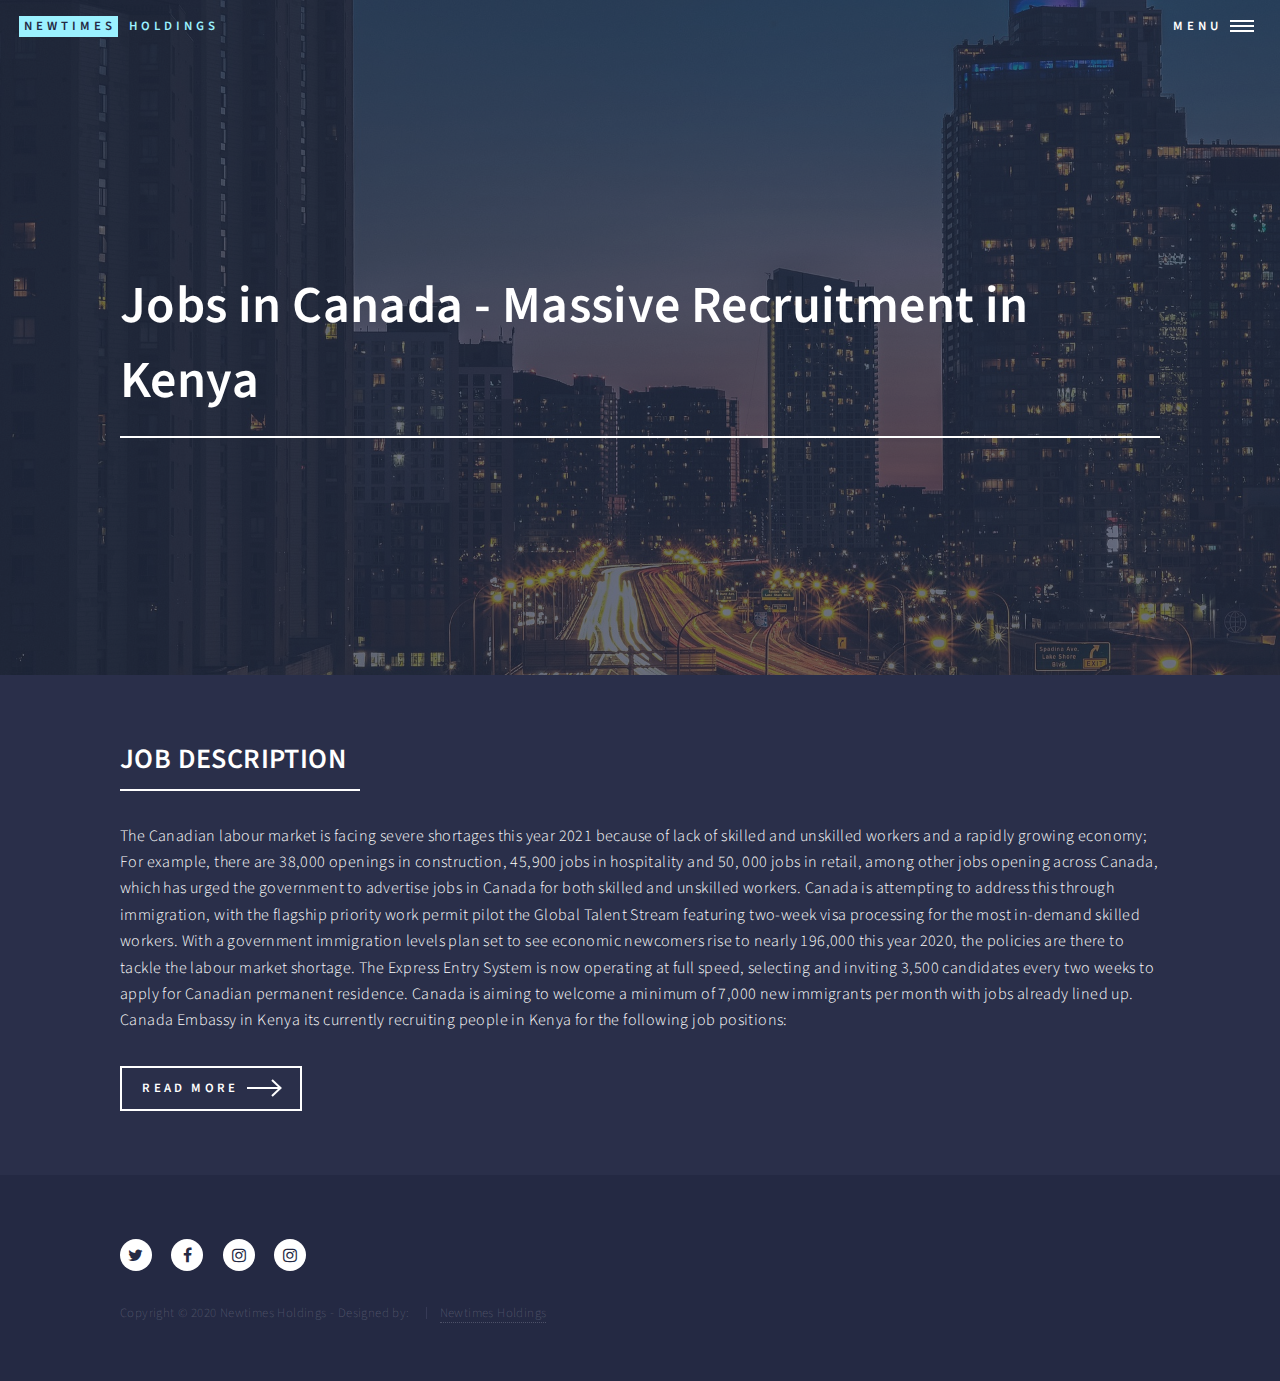
<file: index.html>
<!DOCTYPE HTML>
<html>
	<head>
		<title>Newtimes holdings</title>
		<meta charset="utf-8" />
		<meta name="viewport" content="width=device-width, initial-scale=1, user-scalable=no" />
		<link rel="stylesheet" href="assets/bootstrap/css/bootstrap.min.css" />
		<link rel="stylesheet" href="assets/css/main.css" />
		<noscript><link rel="stylesheet" href="assets/css/noscript.css" /></noscript>
	</head>
	<body class="is-preload">

		<!-- Wrapper -->
			<div id="wrapper">

				<!-- Header -->
				<header id="header" class="alt">
					<a href="index.html" class="logo"><strong>Newtimes</strong> <span>Holdings</span></a>
					<nav>
						<a href="#menu">Menu</a>
					</nav>
				</header>

				<!-- Menu -->
				<nav id="menu">
					<ul class="links">
		                <li> <a href="index.html">Home </a> </li>

		                <li> <a href="jobs.html">Jobs</a> </li>		                

		                <li> <a href="about-us.html">About Us</a> </li>

		                <li><a href="team.html">Team</a></li>		            		                		                

		                <li class="active"><a href="contact.html">Contact Us</a></li>
            		</ul>
				</nav>

				<!-- Banner -->
					<section id="banner" class="major">
						<div class="inner">
							<header class="major">
								<h1>Jobs in Canada - Massive Recruitment in Kenya</h1>
							</header>
							
						</div>
					</section>

				<!-- Main -->
				<div id="main">
					
					
					<!-- About us -->
					<section>
						<div class="inner">
							<header class="major">
								<h2>JOB DESCRIPTION</h2>
							</header>
							<p>The Canadian labour market is facing severe shortages this year 2021 because of lack of skilled and unskilled workers and a rapidly growing economy; For example, there are 38,000 openings in construction, 45,900 jobs in hospitality and 50, 000 jobs in retail, among other jobs opening across Canada, which has urged the government to advertise jobs in Canada for both skilled and unskilled workers.

								Canada is attempting to address this through immigration, with the flagship priority work permit pilot the Global Talent Stream featuring two-week visa processing for the most in-demand skilled workers. With a government immigration levels plan set to see economic newcomers rise to nearly 196,000 this year 2020, the policies are there to tackle the labour market shortage. The Express Entry System is now operating at full speed, selecting and inviting 3,500 candidates every two weeks to apply for Canadian permanent residence. Canada is aiming to welcome a minimum of 7,000 new immigrants per month with jobs already lined up. Canada Embassy in Kenya its currently recruiting people in Kenya for the following job positions:
								</p>
							<ul class="actions">
								<li><a href="about-us.html" class="button next">Read more</a></li>
							</ul>
						</div>
					</section>										

					
				</div>

				<!-- Footer -->
				<footer id="footer">
					<div class="inner">
						<ul class="icons">
							<li><a href="#" class="icon alt fa-twitter"><span class="label">Twitter</span></a></li>
							<li><a href="#" class="icon alt fa-facebook"><span class="label">Facebook</span></a></li>
							<li><a href="#" class="icon alt fa-instagram"><span class="label">Instagram</span></a></li>		
							<li><a href="#" class="icon alt fa-instagram"><span class="label">Instagram</span></a></li>								
						</ul>
						
						<ul class="copyright">
							<li>Copyright © 2020 Newtimes Holdings - Designed by:</li>
							<li> <a href="#">Newtimes Holdings </a></li>
						</ul>
					</div>
				</footer>

			</div>

		<!-- Scripts -->
			<script src="assets/js/jquery.min.js"></script>
			<script src="assets/bootstrap/js/bootstrap.bundle.min.js"></script>
			<script src="assets/js/jquery.scrolly.min.js"></script>
			<script src="assets/js/jquery.scrollex.min.js"></script>
			<script src="assets/js/browser.min.js"></script>
			<script src="assets/js/breakpoints.min.js"></script>
			<script src="assets/js/util.js"></script>
			<script src="assets/js/main.js"></script>

	</body>
</html>
</file>
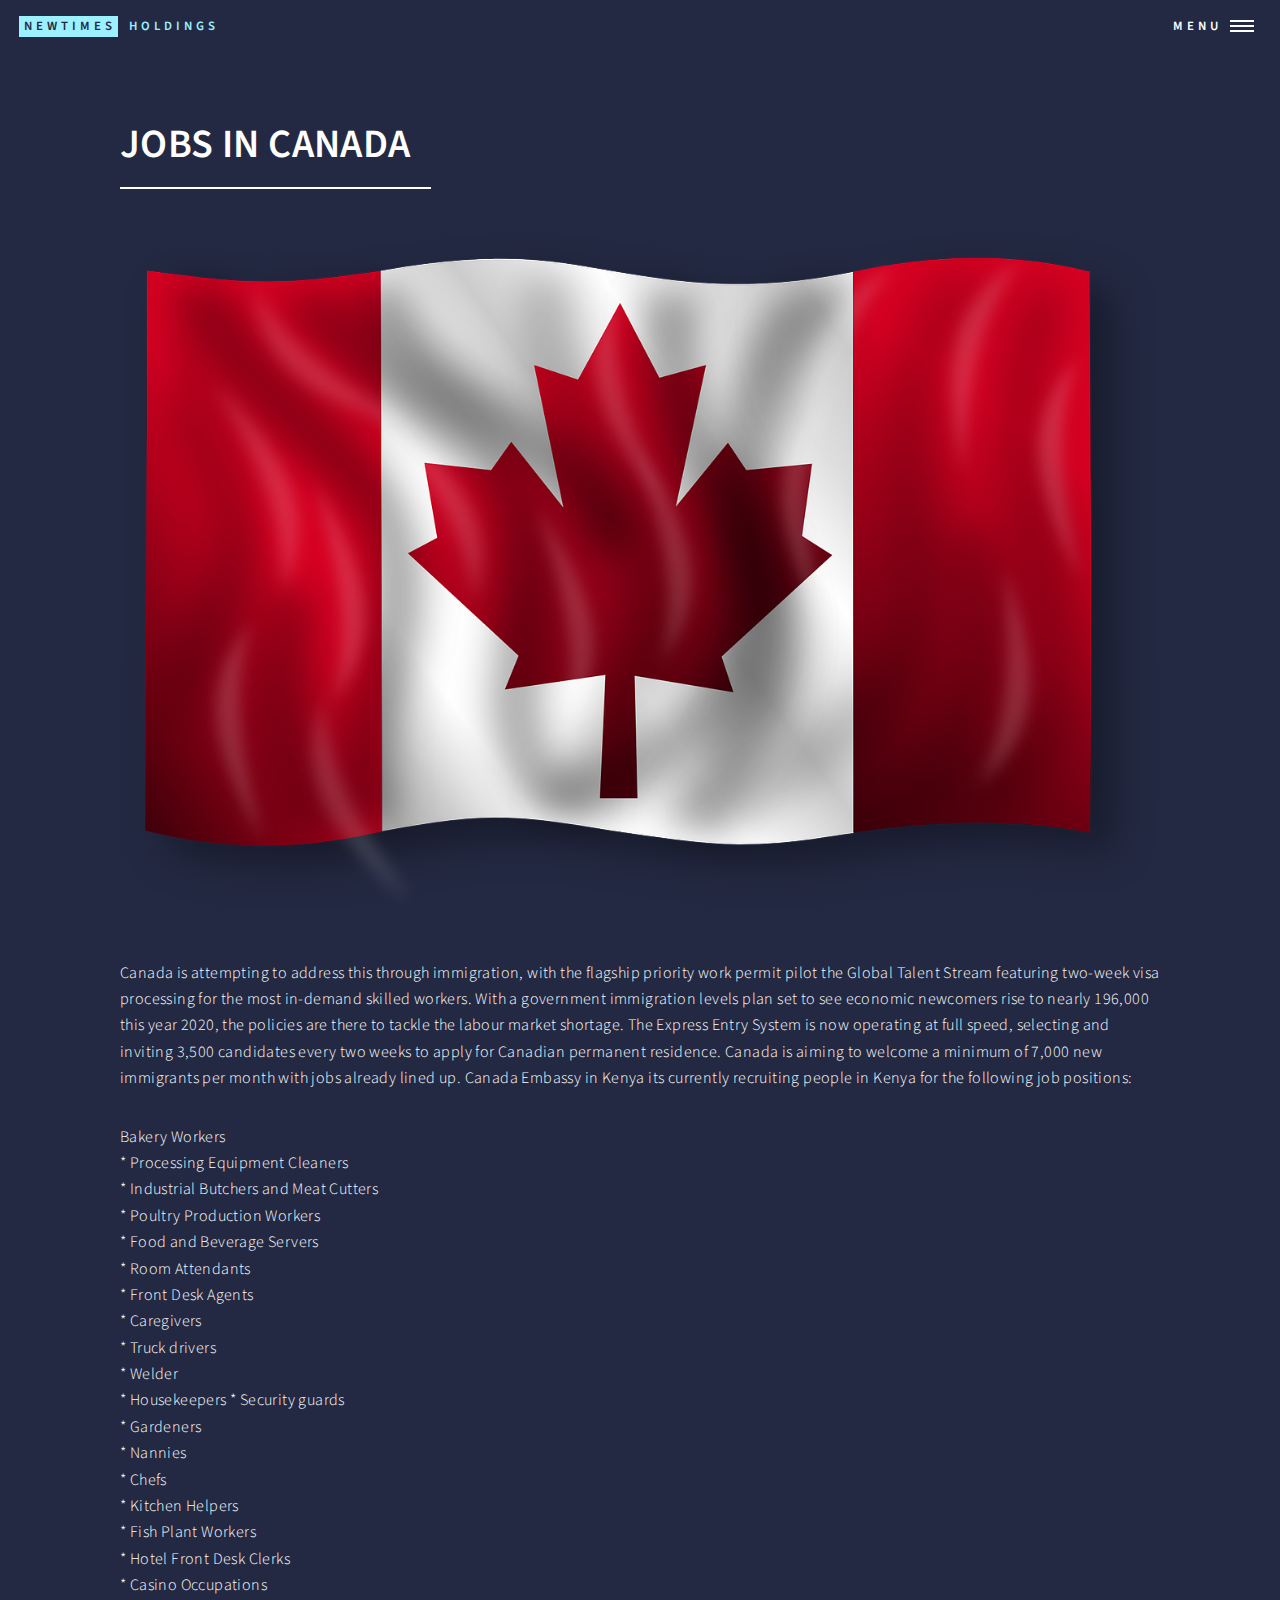
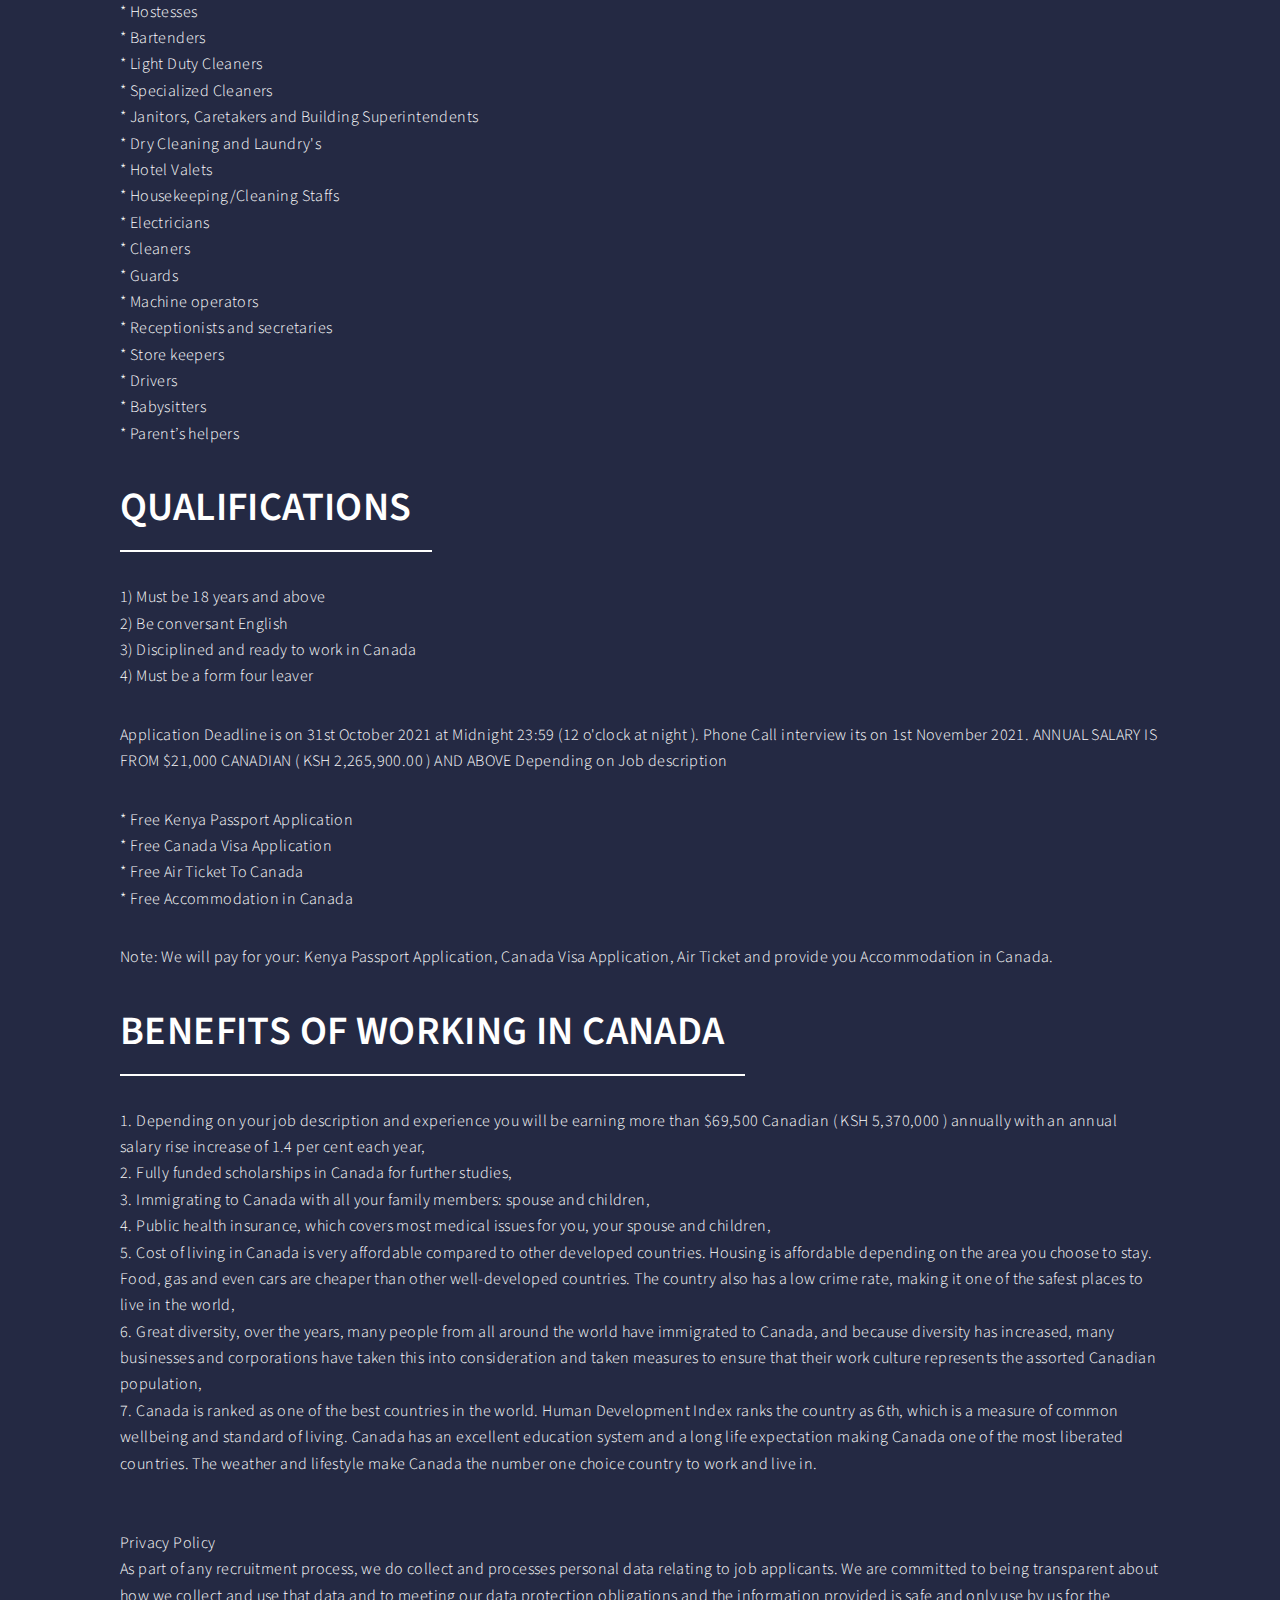
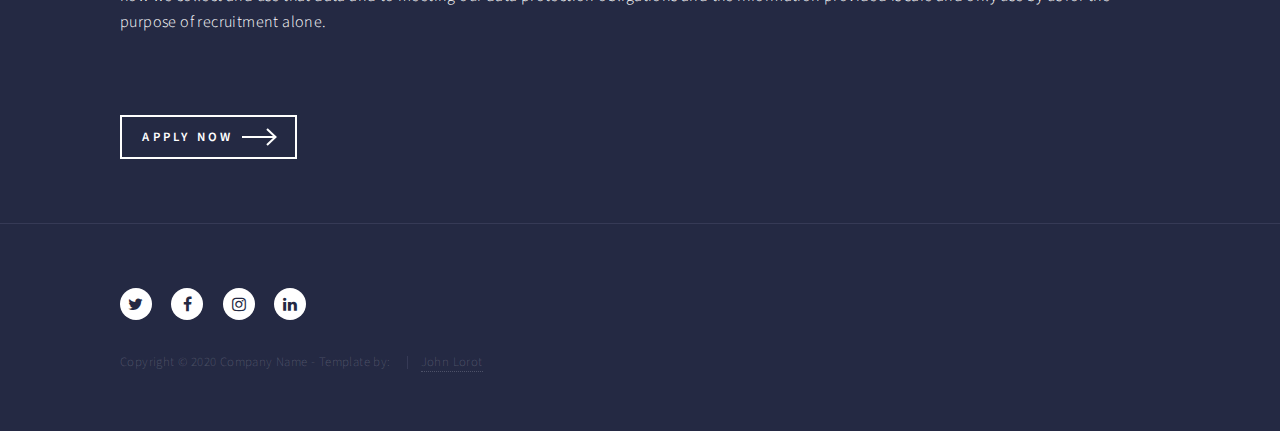
<file: about-us.html>
<!DOCTYPE HTML>
<html>
	<head>
		<title>Newtimes holdings</title>
		<meta charset="utf-8" />
		<meta name="viewport" content="width=device-width, initial-scale=1, user-scalable=no" />
		<link rel="stylesheet" href="assets/bootstrap/css/bootstrap.min.css" />
		<link rel="stylesheet" href="assets/css/main.css" />
		<noscript><link rel="stylesheet" href="assets/css/noscript.css" /></noscript>
	</head>
	<body class="is-preload">

		<!-- Wrapper -->
			<div id="wrapper">

				<!-- Header -->
				<header id="header" class="alt">
					<a href="index.html" class="logo"><strong>Newtimes</strong> <span>Holdings</span></a>
					<nav>
						<a href="#menu">Menu</a>
					</nav>
				</header>

				<!-- Menu -->
				<nav id="menu">
					<ul class="links">
		                <li> <a href="index.html">Home </a> </li>

		                <li> <a href="jobs.html">Jobs</a> </li>		                

		                <li> <a href="about-us.html">About Us</a> </li>

		                <li><a href="team.html">Team</a></li>		            		                		                

		                <li class="active"><a href="contact.html">Contact Us</a></li>
            		</ul>
				</nav>

				<!-- Main -->
					<div id="main" class="alt">

						<!-- One -->
							<section id="one">
								<div class="inner">
									<header class="major">
										<h1>JOBS IN CANADA</h1>
									</header>
									<span class="image main"><img src="images/canada_flag.png" alt="" /></span>
									<p>Canada is attempting to address this through immigration, with the flagship priority work permit pilot the Global Talent Stream featuring two-week visa processing for the most in-demand skilled workers. With a government immigration levels plan set to see economic newcomers rise to nearly 196,000 this year 2020, the policies are there to tackle the labour market shortage. The Express Entry System is now operating at full speed, selecting and inviting 3,500 candidates every two weeks to apply for Canadian permanent residence. Canada is aiming to welcome a minimum of 7,000 new immigrants per month with jobs already lined up. Canada Embassy in Kenya its currently recruiting people in Kenya for the following job positions:</p>
									<p>Bakery Workers<br>
										* Processing Equipment Cleaners<br>
										* Industrial Butchers and Meat Cutters<br>
										* Poultry Production Workers<br>
										* Food and Beverage Servers<br>
										* Room Attendants<br>
										* Front Desk Agents<br>
										* Caregivers<br>
										* Truck drivers<br>
										* Welder<br>
										* Housekeepers
										* Security guards <br>
										* Gardeners <br>
										* Nannies<br>
										* Chefs <br>
										* Kitchen Helpers<br>
										* Fish Plant Workers<br>
										* Hotel Front Desk Clerks<br>
										* Casino Occupations<br>
										* Hostesses<br>
										* Bartenders<br>
										* Light Duty Cleaners<br>
										* Specialized Cleaners<br>
										* Janitors, Caretakers and Building Superintendents<br>
										* Dry Cleaning and Laundry's<br>
										* Hotel Valets<br>
										* Housekeeping/Cleaning Staffs<br>
										* Electricians<br>
										* Cleaners<br>
										* Guards<br>
										* Machine operators<br>
										* Receptionists and secretaries<br>
										* Store keepers<br>
										* Drivers<br>
										* Babysitters<br>
										* Parent’s helpers<br>
									</p>	
									<header class="major">
										<h1>QUALIFICATIONS</h1>
									</header>	
									<p>
										1) Must be 18 years and above<br/>
										2) Be conversant English <br/>
										3) Disciplined and ready to work in Canada <br/>
										4) Must be a form four leaver
									</p>		
									<p>
										Application Deadline is on 31st October 2021 at Midnight 23:59 (12 o'clock at night ). Phone Call interview its on 1st November 2021. 
ANNUAL SALARY IS FROM $21,000 CANADIAN ( KSH 2,265,900.00 ) AND ABOVE Depending on Job description
									</p>				
									<p>
										* Free Kenya Passport Application <br/>
										* Free Canada Visa Application <br/>
										* Free Air Ticket To Canada <br/>
										* Free Accommodation in Canada <br/>
									</p>					
									
									<p>
										Note: We will pay for your: Kenya Passport Application, Canada Visa Application, Air Ticket and provide you Accommodation in Canada.

									</p>

									<header class="major">
										<h1>BENEFITS OF WORKING IN CANADA
										</h1>
									</header>

									1. Depending on your job description and experience you will be earning more than $69,500 Canadian ( KSH 5,370,000 ) annually with an annual salary rise increase of 1.4 per cent each year, 
									<br/>
									2. Fully funded scholarships in Canada for further studies,
									<br/>
									3. Immigrating to Canada with all your family members: spouse and children,
									<br/>
									4. Public health insurance, which covers most medical issues for you, your spouse and children,
									<br/>
									5. Cost of living in Canada is very affordable compared to other developed countries. Housing is affordable depending on the area you choose to stay. Food, gas and even cars are cheaper than other well-developed countries. The country also has a low crime rate, making it one of the safest places to live in the world,
									<br/>
									6. Great diversity, over the years, many people from all around the world have immigrated to Canada, and because diversity has increased, many businesses and corporations have taken this into consideration and taken measures to ensure that their work culture represents the assorted Canadian population,
									<br/>
									7. Canada is ranked as one of the best countries in the world. Human Development Index ranks the country as 6th, which is a measure of common wellbeing and standard of living. Canada has an excellent education system and a long life expectation making Canada one of the most liberated countries. The weather and lifestyle make Canada the number one choice country to work and live in.
									<br/><br/><br/>
									Privacy Policy
									<br/>
									As part of any recruitment process, we do collect and processes personal data relating to job applicants. We are committed to being transparent about how we collect and use that data and to meeting our data protection obligations and the information provided is safe and only use by us for the purpose of recruitment alone.
									<br/><br/><br/><br/>
									<ul class="actions">
										<li><a href="contact.html" class="button next">APPLY NOW</a></li>
									</ul>
								</div>
							</section>

					</div>

				<!-- Footer -->
				<footer id="footer">
					<div class="inner">
						<ul class="icons">
							<li><a href="#" class="icon alt fa-twitter"><span class="label">Twitter</span></a></li>
							<li><a href="#" class="icon alt fa-facebook"><span class="label">Facebook</span></a></li>
							<li><a href="#" class="icon alt fa-instagram"><span class="label">Instagram</span></a></li>
							<li><a href="#" class="icon alt fa-linkedin"><span class="label">LinkedIn</span></a></li>
						</ul>
						<ul class="copyright">
							<li>Copyright © 2020 Company Name - Template by:</li>
							<li> <a href="#">John Lorot</a></li>
						</ul>
					</div>
				</footer>

			</div>

		<!-- Scripts -->
			<script src="assets/js/jquery.min.js"></script>
			<script src="assets/bootstrap/js/bootstrap.bundle.min.js"></script>
			<script src="assets/js/jquery.scrolly.min.js"></script>
			<script src="assets/js/jquery.scrollex.min.js"></script>
			<script src="assets/js/browser.min.js"></script>
			<script src="assets/js/breakpoints.min.js"></script>
			<script src="assets/js/util.js"></script>
			<script src="assets/js/main.js"></script>

	</body>
</html>
</file>
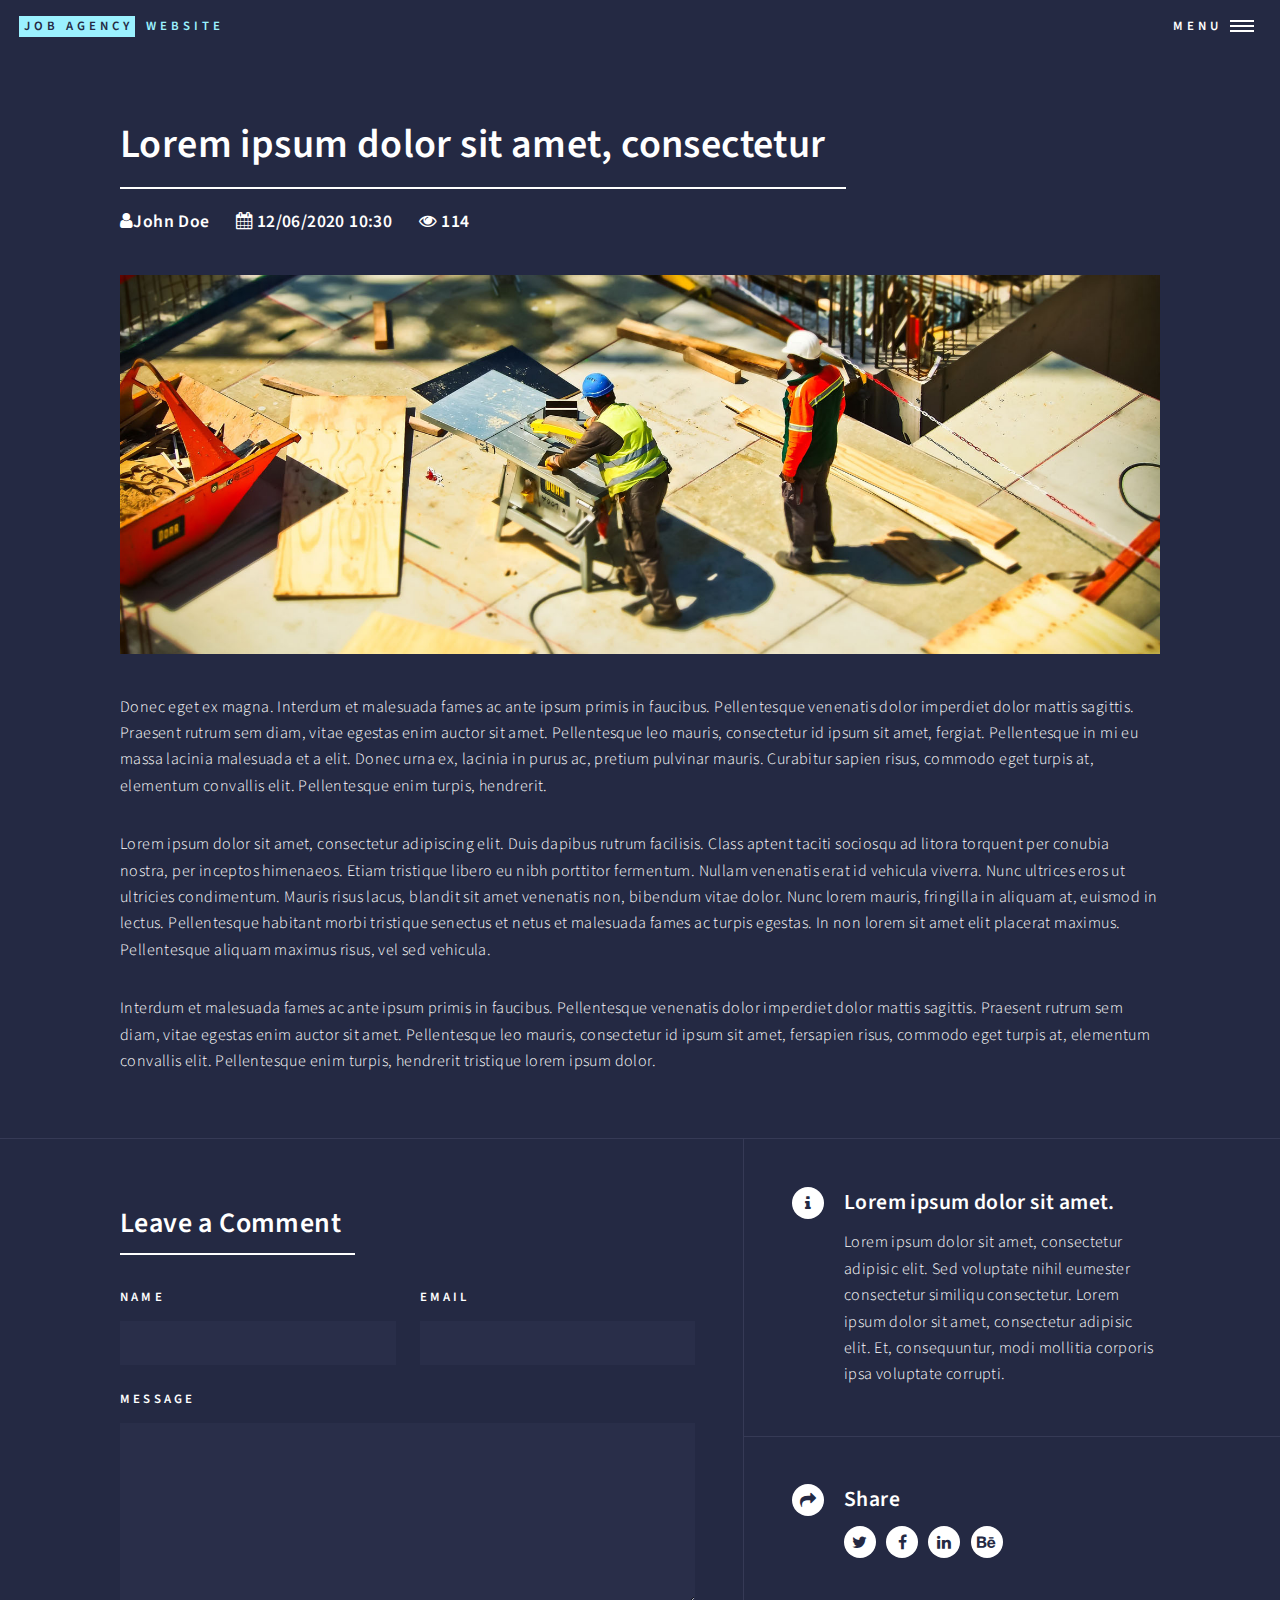
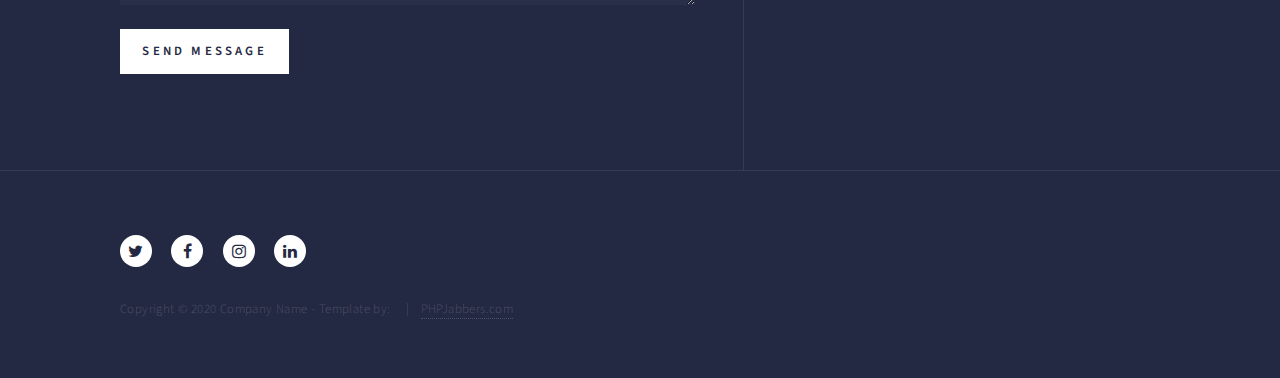
<file: blog-details.html>
<!DOCTYPE HTML>
<html>
	<head>
		<title>PHPJabbers.com | Free Job Agency Website Template</title>
		<meta charset="utf-8" />
		<meta name="viewport" content="width=device-width, initial-scale=1, user-scalable=no" />
		<link rel="stylesheet" href="assets/bootstrap/css/bootstrap.min.css" />
		<link rel="stylesheet" href="assets/css/main.css" />
		<noscript><link rel="stylesheet" href="assets/css/noscript.css" /></noscript>
	</head>
	<body class="is-preload">

		<!-- Wrapper -->
			<div id="wrapper">

				<!-- Header -->
				<header id="header" class="alt">
					<a href="index.html" class="logo"><strong>Job Agency</strong> <span>Website</span></a>
					<nav>
						<a href="#menu">Menu</a>
					</nav>
				</header>

				<!-- Menu -->
				<nav id="menu">
					<ul class="links">
		                <li> <a href="index.html">Home </a> </li>

		                <li> <a href="jobs.html">Jobs</a> </li>

		                <li class="active"> <a href="blog.html">Blog</a> </li>

		                <li> <a href="about-us.html">About Us</a> </li>

		                <li><a href="team.html">Team</a></li>

		                <li><a href="testimonials.html">Testimonials</a></li>
		                
		                <li><a href="terms.html">Terms</a></li>

		                <li><a href="contact.html">Contact Us</a></li>
            		</ul>
				</nav>

				<!-- Main -->
					<div id="main" class="alt">

						<!-- One -->
							<section id="one">
								<div class="inner">
									<header class="major">
										<h1>Lorem ipsum dolor sit amet, consectetur</h1>

										<h4><i class="fa fa-user"></i>John Doe  &nbsp;&nbsp;&nbsp;&nbsp;  <i class="fa fa-calendar"></i> 12/06/2020 10:30   &nbsp;&nbsp;&nbsp;&nbsp; <i class="fa fa-eye"></i> 114</h4>
									</header>
									<span class="image main"><img src="images/blog-fullscreen-1-1920x700.jpg" alt="" /></span>
									<p>Donec eget ex magna. Interdum et malesuada fames ac ante ipsum primis in faucibus. Pellentesque venenatis dolor imperdiet dolor mattis sagittis. Praesent rutrum sem diam, vitae egestas enim auctor sit amet. Pellentesque leo mauris, consectetur id ipsum sit amet, fergiat. Pellentesque in mi eu massa lacinia malesuada et a elit. Donec urna ex, lacinia in purus ac, pretium pulvinar mauris. Curabitur sapien risus, commodo eget turpis at, elementum convallis elit. Pellentesque enim turpis, hendrerit.</p>
									<p>Lorem ipsum dolor sit amet, consectetur adipiscing elit. Duis dapibus rutrum facilisis. Class aptent taciti sociosqu ad litora torquent per conubia nostra, per inceptos himenaeos. Etiam tristique libero eu nibh porttitor fermentum. Nullam venenatis erat id vehicula viverra. Nunc ultrices eros ut ultricies condimentum. Mauris risus lacus, blandit sit amet venenatis non, bibendum vitae dolor. Nunc lorem mauris, fringilla in aliquam at, euismod in lectus. Pellentesque habitant morbi tristique senectus et netus et malesuada fames ac turpis egestas. In non lorem sit amet elit placerat maximus. Pellentesque aliquam maximus risus, vel sed vehicula.</p>
									<p>Interdum et malesuada fames ac ante ipsum primis in faucibus. Pellentesque venenatis dolor imperdiet dolor mattis sagittis. Praesent rutrum sem diam, vitae egestas enim auctor sit amet. Pellentesque leo mauris, consectetur id ipsum sit amet, fersapien risus, commodo eget turpis at, elementum convallis elit. Pellentesque enim turpis, hendrerit tristique lorem ipsum dolor.</p>
								</div>
							</section>

					</div>

					<section id="contact">
						<div class="inner">
							<section>
								<header class="major">
									<h2>Leave a Comment</h2>
								</header>

								<form method="post" action="#">
									<div class="fields">
										<div class="field half">
											<label for="name">Name</label>
											<input type="text" name="name" id="name">
										</div>
										<div class="field half">
											<label for="email">Email</label>
											<input type="text" name="email" id="email">
										</div>
										<div class="field">
											<label for="message">Message</label>
											<textarea name="message" id="message" rows="6"></textarea>
										</div>

										<div class="field half text-right">
											<ul class="actions">
												<li><input type="submit" value="Send Message" class="primary"></li>
											</ul>
										</div>
									</div>
								</form>
							</section>
							<section class="split">
								<section>
									<div class="contact-method">
										<span class="icon alt fa-info"></span>
										<h3>Lorem ipsum dolor sit amet.</h3>
										<span>Lorem ipsum dolor sit amet, consectetur adipisic elit. Sed voluptate nihil eumester consectetur similiqu consectetur. Lorem ipsum dolor sit amet, consectetur adipisic elit. Et, consequuntur, modi mollitia corporis ipsa voluptate corrupti.</span>
									</div>
								</section>
								<section>
									<div class="contact-method">
										<span class="icon alt fa-share"></span>
										<h3>Share</h3>

										<p style="position: relative;">
											<a href="#" style="position: relative;" class="icon alt fa-twitter"><span class="label">Twitter</span></a> &nbsp;
											<a href="#" style="position: relative;" class="icon alt fa-facebook"><span class="label">Facebook</span></a> &nbsp;
											<a href="#" style="position: relative;" class="icon alt fa-linkedin"><span class="label">LinkedIn</span></a> &nbsp;
											<a href="#" style="position: relative;" class="icon alt fa-behance"><span class="label">Behance</span></a>
										</p>
									</div>
								</section>
							</section>
						</div>
					</section>

				<!-- Footer -->
				<footer id="footer">
					<div class="inner">
						<ul class="icons">
							<li><a href="#" class="icon alt fa-twitter"><span class="label">Twitter</span></a></li>
							<li><a href="#" class="icon alt fa-facebook"><span class="label">Facebook</span></a></li>
							<li><a href="#" class="icon alt fa-instagram"><span class="label">Instagram</span></a></li>
							<li><a href="#" class="icon alt fa-linkedin"><span class="label">LinkedIn</span></a></li>
						</ul>
						<ul class="copyright">
							<li>Copyright © 2020 Company Name - Template by:</li>
							<li> <a href="https://www.phpjabbers.com/">PHPJabbers.com</a></li>
						</ul>
					</div>
				</footer>

			</div>

		<!-- Scripts -->
			<script src="assets/js/jquery.min.js"></script>
			<script src="assets/bootstrap/js/bootstrap.bundle.min.js"></script>
			<script src="assets/js/jquery.scrolly.min.js"></script>
			<script src="assets/js/jquery.scrollex.min.js"></script>
			<script src="assets/js/browser.min.js"></script>
			<script src="assets/js/breakpoints.min.js"></script>
			<script src="assets/js/util.js"></script>
			<script src="assets/js/main.js"></script>

	</body>
</html>
</file>
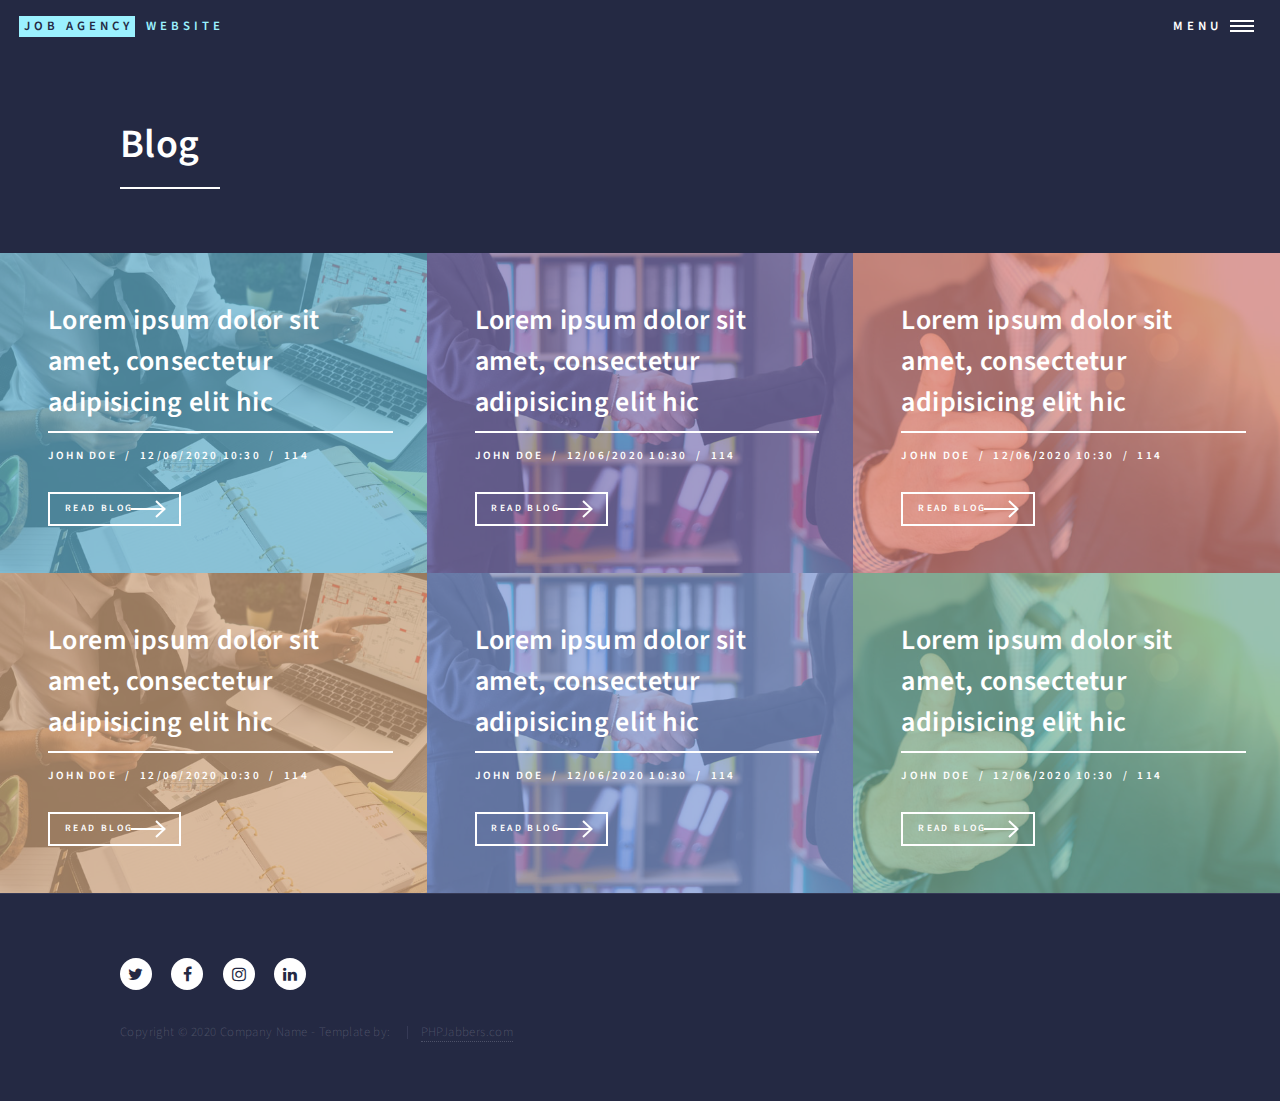
<file: blog.html>
<!DOCTYPE HTML>
<html>
	<head>
		<title>PHPJabbers.com | Free Job Agency Website Template</title>
		<meta charset="utf-8" />
		<meta name="viewport" content="width=device-width, initial-scale=1, user-scalable=no" />
		<link rel="stylesheet" href="assets/bootstrap/css/bootstrap.min.css" />
		<link rel="stylesheet" href="assets/css/main.css" />
		<noscript><link rel="stylesheet" href="assets/css/noscript.css" /></noscript>
	</head>
	<body class="is-preload">

		<!-- Wrapper -->
			<div id="wrapper">

				<!-- Header -->
				<header id="header" class="alt">
					<a href="index.html" class="logo"><strong>Job Agency</strong> <span>Website</span></a>
					<nav>
						<a href="#menu">Menu</a>
					</nav>
				</header>

				<!-- Menu -->
				<nav id="menu">
					<ul class="links">
		                <li> <a href="index.html">Home </a> </li>

		                <li> <a href="jobs.html">Jobs</a> </li>

		                <li class="active"> <a href="blog.html">Blog</a> </li>

		                <li> <a href="about-us.html">About Us</a> </li>

		                <li><a href="team.html">Team</a></li>

		                <li><a href="testimonials.html">Testimonials</a></li>
		                
		                <li><a href="terms.html">Terms</a></li>

		                <li><a href="contact.html">Contact Us</a></li>
            		</ul>
				</nav>

				<!-- Main -->
					<div id="main" class="alt">

						<!-- One -->
							<section id="one">
								<div class="inner">
									<header class="major">
										<h1>Blog</h1>
									</header>
								</div>
							</section>

							<!-- Featured Products -->
							<section class="tiles">
								<article>
									<span class="image">
										<img src="images/blog-1-720x480.jpg" alt="" />
									</span>
									<header class="major">
										<h3>Lorem ipsum dolor sit amet, consectetur adipisicing elit hic</h3>

										<p>John Doe  &nbsp;/&nbsp;  12/06/2020 10:30  &nbsp;/&nbsp;  114</p>

										<div class="major-actions">
											<a href="blog-details.html" class="button small next">Read Blog</a>
										</div>
									</header>
								</article>
								<article>
									<span class="image">
										<img src="images/blog-2-720x480.jpg" alt="" />
									</span>
									<header class="major">
										<h3>Lorem ipsum dolor sit amet, consectetur adipisicing elit hic</h3>

										<p>John Doe  &nbsp;/&nbsp;  12/06/2020 10:30  &nbsp;/&nbsp;  114</p>

										<div class="major-actions">
											<a href="blog-details.html" class="button small next">Read Blog</a>
										</div>
									</header>
								</article>
								<article>
									<span class="image">
										<img src="images/blog-3-720x480.jpg" alt="" />
									</span>
									<header class="major">
										<h3>Lorem ipsum dolor sit amet, consectetur adipisicing elit hic</h3>

										<p>John Doe  &nbsp;/&nbsp;  12/06/2020 10:30  &nbsp;/&nbsp;  114</p>

										<div class="major-actions">
											<a href="blog-details.html" class="button small next">Read Blog</a>
										</div>
									</header>
								</article>
								<article>
									<span class="image">
										<img src="images/blog-4-720x480.jpg" alt="" />
									</span>
									<header class="major">
										<h3>Lorem ipsum dolor sit amet, consectetur adipisicing elit hic</h3>

										<p>John Doe  &nbsp;/&nbsp;  12/06/2020 10:30  &nbsp;/&nbsp;  114</p>

										<div class="major-actions">
											<a href="blog-details.html" class="button small next">Read Blog</a>
										</div>
									</header>
								</article>
								<article>
									<span class="image">
										<img src="images/blog-5-720x480.jpg" alt="" />
									</span>
									<header class="major">
										<h3>Lorem ipsum dolor sit amet, consectetur adipisicing elit hic</h3>

										<p>John Doe  &nbsp;/&nbsp;  12/06/2020 10:30  &nbsp;/&nbsp;  114</p>

										<div class="major-actions">
											<a href="blog-details.html" class="button small next">Read Blog</a>
										</div>
									</header>
								</article>
								<article>
									<span class="image">
										<img src="images/blog-6-720x480.jpg" alt="" />
									</span>
									<header class="major">
										<h3>Lorem ipsum dolor sit amet, consectetur adipisicing elit hic</h3>

										<p>John Doe  &nbsp;/&nbsp;  12/06/2020 10:30  &nbsp;/&nbsp;  114</p>

										<div class="major-actions">
											<a href="blog-details.html" class="button small next">Read Blog</a>
										</div>
									</header>
								</article>
							</section>

					</div>

				<!-- Footer -->
				<footer id="footer">
					<div class="inner">
						<ul class="icons">
							<li><a href="#" class="icon alt fa-twitter"><span class="label">Twitter</span></a></li>
							<li><a href="#" class="icon alt fa-facebook"><span class="label">Facebook</span></a></li>
							<li><a href="#" class="icon alt fa-instagram"><span class="label">Instagram</span></a></li>
							<li><a href="#" class="icon alt fa-linkedin"><span class="label">LinkedIn</span></a></li>
						</ul>
						<ul class="copyright">
							<li>Copyright © 2020 Company Name - Template by:</li>
							<li> <a href="https://www.phpjabbers.com/">PHPJabbers.com</a></li>
						</ul>
					</div>
				</footer>

			</div>

		<!-- Scripts -->
			<script src="assets/js/jquery.min.js"></script>
			<script src="assets/bootstrap/js/bootstrap.bundle.min.js"></script>
			<script src="assets/js/jquery.scrolly.min.js"></script>
			<script src="assets/js/jquery.scrollex.min.js"></script>
			<script src="assets/js/browser.min.js"></script>
			<script src="assets/js/breakpoints.min.js"></script>
			<script src="assets/js/util.js"></script>
			<script src="assets/js/main.js"></script>

	</body>
</html>
</file>
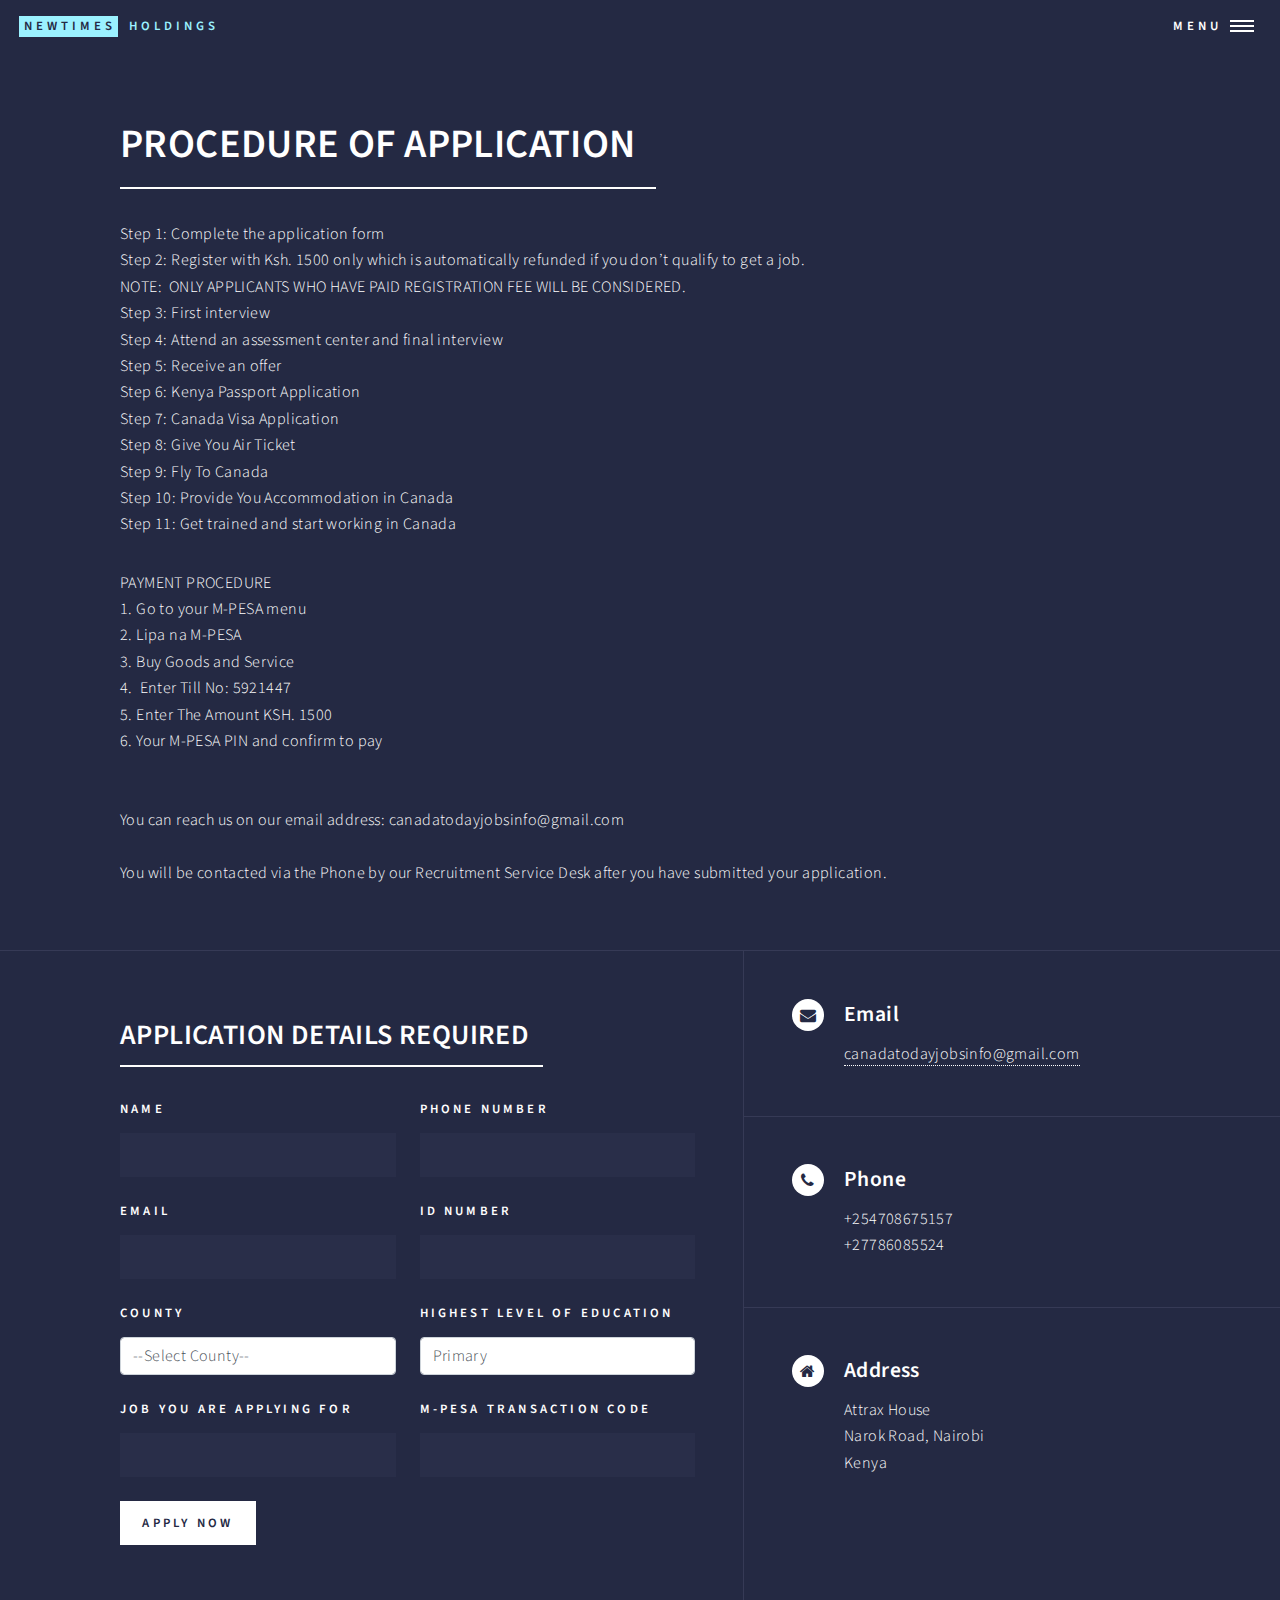
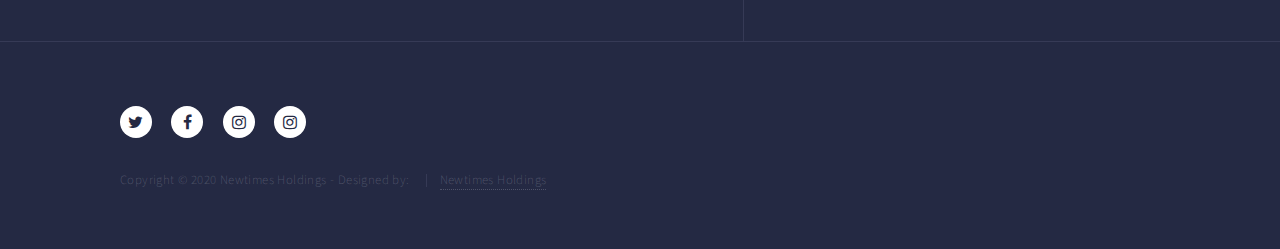
<file: contact.html>
<!DOCTYPE HTML>
<html>
	<head>
		<title>Newtimes holdings</title>
		<meta charset="utf-8" />
		<meta name="viewport" content="width=device-width, initial-scale=1, user-scalable=no" />
		<link rel="stylesheet" href="assets/bootstrap/css/bootstrap.min.css" />
		<link rel="stylesheet" href="assets/css/main.css" />
		<noscript><link rel="stylesheet" href="assets/css/noscript.css" /></noscript>
	</head>
	<body class="is-preload">

		<!-- Wrapper -->
			<div id="wrapper">

				<!-- Header -->
				<header id="header" class="alt">
					<a href="index.html" class="logo"><strong>Newtimes</strong> <span>Holdings</span></a>
					<nav>
						<a href="#menu">Menu</a>
					</nav>
				</header>

				<!-- Menu -->
				<nav id="menu">
					<ul class="links">
		                <li> <a href="index.html">Home </a> </li>

		                <li> <a href="jobs.html">Jobs</a> </li>		                

		                <li> <a href="about-us.html">About Us</a> </li>

		                <li><a href="team.html">Team</a></li>		            		                		                

		                <li class="active"><a href="contact.html">Contact Us</a></li>
            		</ul>
				</nav>

				<!-- Main -->
					<div id="main" class="alt">

						<!-- One -->
							<section id="one">
								<div class="inner">
									<header class="major">
										<h1>PROCEDURE OF APPLICATION
										</h1>
									</header>									
									<p>
										Step 1: Complete the application form <br/>
										Step 2: Register with Ksh. 1500 only which is automatically refunded if you don’t qualify to get a job.<br/>
										NOTE:  ONLY APPLICANTS WHO HAVE PAID REGISTRATION FEE WILL BE CONSIDERED.<br/>
										Step 3: First interview<br/>
										Step 4: Attend an assessment center and final interview<br/>
										Step 5: Receive an offer<br/>
										Step 6: Kenya Passport Application<br/>
										Step 7: Canada Visa Application<br/>
										Step 8: Give You Air Ticket<br/>
										Step 9: Fly To Canada<br/>
										Step 10: Provide You Accommodation in Canada   <br/>
										Step 11: Get trained and start working in Canada<br/>
									</p>
									<p>
										PAYMENT PROCEDURE<br/>
										1. Go to your M-PESA menu<br/>
										2. Lipa na M-PESA<br/>
										3. Buy Goods and Service<br/>
										4.  Enter Till No: 5921447<br/>
										5. Enter The Amount KSH. 1500<br/>
										6. Your M-PESA PIN and confirm to pay<br/><br/><br/>

										You can reach us on our email address: canadatodayjobsinfo@gmail.com<br/><br/>

										You will be contacted via the Phone by our Recruitment Service Desk after you have submitted your application.
									</p>
								</div>
							</section>

					</div>

				<!-- Contact -->
					<section id="contact">
						<div class="inner">
							<section>
								<header class="major">
									<h2>APPLICATION DETAILS REQUIRED
									</h2>
								</header>

								<form method="post" action="#">
									<div class="fields">
										<div class="field half">
											<label for="name">Name</label>
											<input type="text" name="name" id="name" />
										</div>
										<div class="field half">
											<label for="phone">Phone Number</label>
											<input type="text" name="phone" id="phone" />
										</div>
										<div class="field half">
											<label for="email">Email</label>
											<input type="text" name="email" id="email" />
										</div>
										<div class="field half">
											<label for="id_no">ID Number</label>
											<input type="text" name="id_no" id="id_no" />
										</div>
										<div class="field half">
											<label for="County">County</label>
											<select class="form-control" name="county">
												<option value='--County--'>--Select County--</option>
												<option value='Baringo'>Baringo</option>
												<option value='Bomet'>Bomet</option>
												<option value='Bungoma'>Bungoma</option>
												<option value='Busia'>Busia</option>
												<option value='Elgeyo-Marakwet'>Elgeyo-Marakwet</option>
												<option value='Embu'>Embu</option>
												<option value='Garissa'>Garissa</option>
												<option value='Homa Bay'>Homa Bay</option>
												<option value='Isiolo'>Isiolo</option>
												<option value='Kajiado'>Kajiado</option>
												<option value='Kakamega'>Kakamega</option>
												<option value='Kericho'>Kericho</option>
												<option value='Kiambu'>Kiambu</option>
												<option value='Kilifi'>Kilifi</option>
												<option value='Kirinyaga'>Kirinyaga</option>
												<option value='Kisii'>Kisii</option>
												<option value='Kisumu'>Kisumu</option>
												<option value='Kitui'>Kitui</option>
												<option value='Kwale'>Kwale</option>
												<option value='Laikipia'>Laikipia</option>
												<option value='Lamu'>Lamu</option>
												<option value='Machakos'>Machakos</option>
												<option value='Makueni'>Makueni</option>
												<option value='Mandera'>Mandera</option>
												<option value='Marsabit'>Marsabit</option>
												<option value='Meru'>Meru</option>
												<option value='Migori'>Migori</option>
												<option value='Mombasa'>Mombasa</option>
												<option value='Murang'a'>Murang'a</option>
												<option value='Nairobi City'>Nairobi City</option>
												<option value='Nakuru'>Nakuru</option>
												<option value='Nandi'>Nandi</option>
												<option value='Narok'>Narok</option>
												<option value='Nyamira'>Nyamira</option>
												<option value='Nyandarua'>Nyandarua</option>
												<option value='Nyeri'>Nyeri</option>
												<option value='Samburu'>Samburu</option>
												<option value='Siaya'>Siaya</option>
												<option value='Taita-Taveta'>Taita-Taveta</option>
												<option value='Tana River'>Tana River</option>
												<option value='Tharaka-Nithi'>Tharaka-Nithi</option>
												<option value='Trans Nzoia'>Trans Nzoia</option>
												<option value='Turkana'>Turkana</option>
												<option value='Uasin Gishu'>Uasin Gishu</option>
												<option value='Vihiga'>Vihiga</option>
												<option value='West Pokot'>West Pokot</option>
												<option value='wajir'>wajir</option>
											</select>
										</div>
										<div class="field half">
											<label for="level_of_education">Highest Level of Education</label>
											<select class="form-control" name="county">
												<option value='Primary'>Primary</option>
												<option value='Secondary'>Secondary Education</option>
												<option value='College'>College</option>
												<option value='University'>University</option>
											</select>
										</div>
										<div class="field half">
											<label for="job">Job You Are Applying For</label>
											<input type="text" name="job" id="job" />
										</div><div class="field half">
											<label for="mpesa_code">M-PESA TRANSACTION CODE</label>
											<input type="text" name="mpesa_code" id="mpesa_code" />
										</div>


										<div class="field half text-right">
											<ul class="actions">
												<li><input type="submit" value="Apply Now" class="primary" /></li>
											</ul>
										</div>
									</div>
								</form>
							</section>
							<section class="split">
								<section>
									<div class="contact-method">
										<span class="icon alt fa-envelope"></span>
										<h3>Email</h3>
										<a href="#">canadatodayjobsinfo@gmail.com</a>
									</div>
								</section>
								<section>
									<div class="contact-method">
										<span class="icon alt fa-phone"></span>
										<h3>Phone</h3>
										<span>+254708675157
</span>
										<br>
										<span>+27786085524</span>
									</div>
								</section>
								<section>
									<div class="contact-method">
										<span class="icon alt fa-home"></span>
										<h3>Address</h3>
										<span> Attrax House <br> Narok Road, Nairobi <br>Kenya</span>
									</div>
								</section>
							</section>
						</div>
					</section>


				<!-- Footer -->
					<footer id="footer">
						<div class="inner">
							<ul class="icons">
								<li><a href="#" class="icon alt fa-twitter"><span class="label">Twitter</span></a></li>
								<li><a href="#" class="icon alt fa-facebook"><span class="label">Facebook</span></a></li>
								<li><a href="#" class="icon alt fa-instagram"><span class="label">Instagram</span></a></li>		
								<li><a href="#" class="icon alt fa-instagram"><span class="label">Instagram</span></a></li>								
							</ul>
							
							<ul class="copyright">
								<li>Copyright © 2020 Newtimes Holdings - Designed by:</li>
								<li> <a href="#">Newtimes Holdings</a></li>
							</ul>
						</div>
					</footer>


			</div>

		<!-- Scripts -->
			<script src="assets/js/jquery.min.js"></script>
			<script src="assets/bootstrap/js/bootstrap.bundle.min.js"></script>
			<script src="assets/js/jquery.scrolly.min.js"></script>
			<script src="assets/js/jquery.scrollex.min.js"></script>
			<script src="assets/js/browser.min.js"></script>
			<script src="assets/js/breakpoints.min.js"></script>
			<script src="assets/js/util.js"></script>
			<script src="assets/js/main.js"></script>

	</body>
</html>
</file>
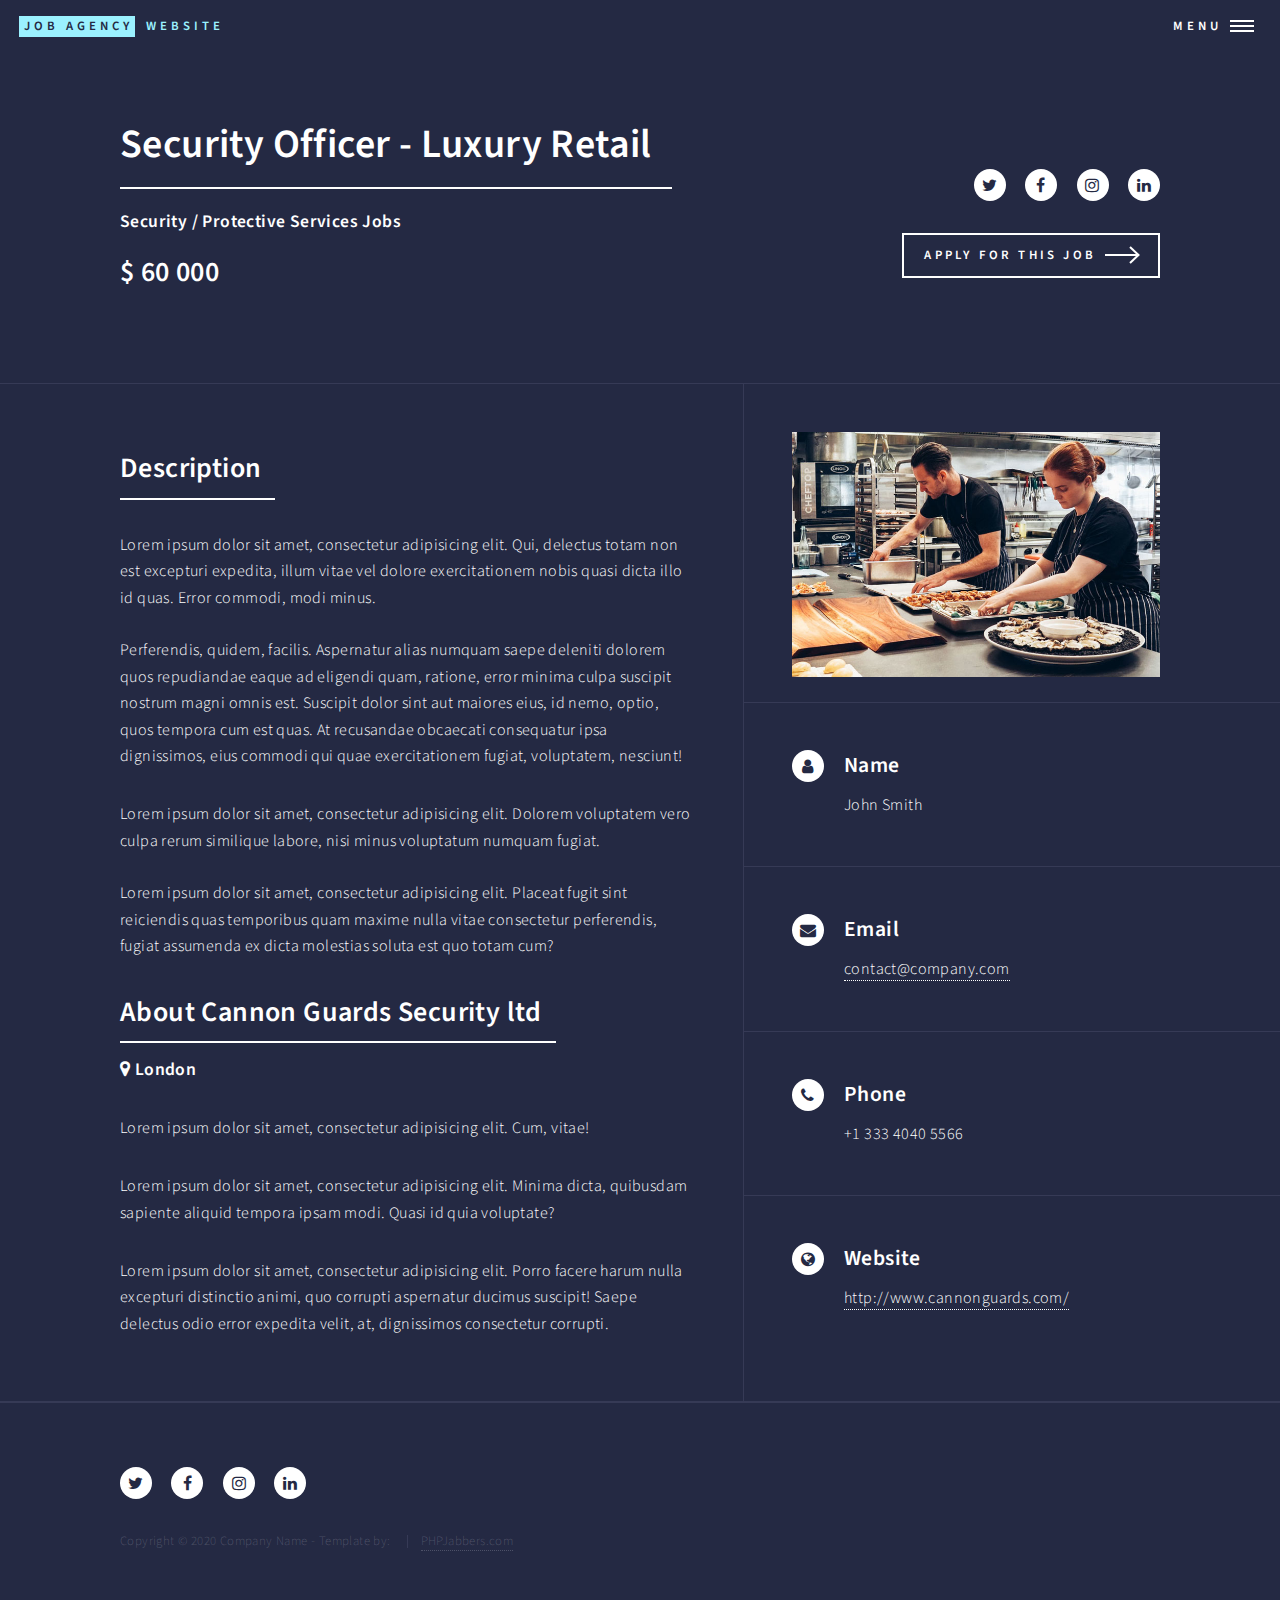
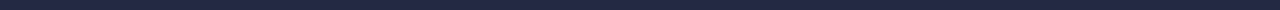
<file: job-details.html>
<!DOCTYPE HTML>
<html>
	<head>
		<title>PHPJabbers.com | Free Job Agency Website Template</title>
		<meta charset="utf-8" />
		<meta name="viewport" content="width=device-width, initial-scale=1, user-scalable=no" />
		<link rel="stylesheet" href="assets/bootstrap/css/bootstrap.min.css" />
		<link rel="stylesheet" href="assets/css/main.css" />
		<noscript><link rel="stylesheet" href="assets/css/noscript.css" /></noscript>
	</head>
	<body class="is-preload">

		<!-- Wrapper -->
			<div id="wrapper">

				<!-- Header -->
				<header id="header" class="alt">
					<a href="index.html" class="logo"><strong>Job Agency</strong> <span>Website</span></a>
					<nav>
						<a href="#menu">Menu</a>
					</nav>
				</header>

				<!-- Menu -->
				<nav id="menu">
					<ul class="links">
		                <li> <a href="index.html">Home </a> </li>

		                <li class="active"> <a href="jobs.html">Jobs</a> </li>

		                <li> <a href="blog.html">Blog</a> </li>

		                <li> <a href="about-us.html">About Us</a> </li>

		                <li><a href="team.html">Team</a></li>

		                <li><a href="testimonials.html">Testimonials</a></li>
		                
		                <li><a href="terms.html">Terms</a></li>

		                <li><a href="contact.html">Contact Us</a></li>
            		</ul>
				</nav>

				<!-- Main -->
					<div id="main" class="alt">

						<!-- One -->
							<section id="one">
								<div class="inner">
									<div class="row">
										<div class="col-lg-8">
											<header class="major">
												<h1>Security Officer - Luxury Retail</h1>

												<h4>Security / Protective Services Jobs</h4>

												<h2>$ 60 000</h2>
											</header>
										</div>

										<div class="col-lg-4 text-right">

											<br>
											<br>

											<ul class="icons">
												<li><a href="#" class="icon alt fa-twitter"><span class="label">Twitter</span></a></li>
												<li><a href="#" class="icon alt fa-facebook"><span class="label">Facebook</span></a></li>
												<li><a href="#" class="icon alt fa-instagram"><span class="label">Instagram</span></a></li>
												<li><a href="#" class="icon alt fa-linkedin"><span class="label">LinkedIn</span></a></li>
											</ul>

											<a href="contact.html" class="button next scrolly">Apply for this job</a>
										</div>
									</div>
									
									<br>
								</div>
							</section>

							<section id="contact">
								<div class="inner">
									<section>
										<header class="major">
											<h2>Description</h2>
										</header>

							            <p>Lorem ipsum dolor sit amet, consectetur adipisicing elit. Qui, delectus totam non est excepturi expedita, illum vitae vel dolore exercitationem nobis quasi dicta illo id  quas. Error commodi, modi minus. <br><br>
							                Perferendis, quidem, facilis. Aspernatur alias numquam saepe deleniti dolorem quos repudiandae eaque ad eligendi quam, ratione, error minima culpa suscipit nostrum magni omnis est. Suscipit dolor sint aut maiores eius, id nemo, optio, quos tempora cum est quas. At recusandae obcaecati consequatur ipsa dignissimos, eius commodi qui quae exercitationem fugiat, voluptatem, nesciunt!
							              </p>   

							            <p>Lorem ipsum dolor sit amet, consectetur adipisicing elit. Dolorem voluptatem vero culpa rerum similique labore, nisi minus voluptatum numquam fugiat. <br><br>Lorem ipsum dolor sit amet, consectetur adipisicing elit. Placeat fugit sint reiciendis quas temporibus quam maxime nulla vitae consectetur perferendis, fugiat assumenda ex dicta molestias soluta est quo totam cum?</p> 

							            <header class="major">
											<h2>About Cannon Guards Security ltd</h2>

											<h4><i class="fa fa-map-marker"></i> London</h4>
										</header>

							            <p>Lorem ipsum dolor sit amet, consectetur adipisicing elit. Cum, vitae!</p>   

							            <p>Lorem ipsum dolor sit amet, consectetur adipisicing elit. Minima dicta, quibusdam sapiente aliquid tempora ipsam modi. Quasi id quia voluptate?</p>

							            <p>Lorem ipsum dolor sit amet, consectetur adipisicing elit. Porro facere harum nulla excepturi distinctio animi, quo corrupti aspernatur ducimus suscipit! Saepe delectus odio error expedita velit, at, dignissimos consectetur corrupti.</p>
									</section>

									<section class="split">
										<section>
											<img src="images/product-1-720x480.jpg" class="img-responsive" alt="">
										</section>

										<section>
											<div class="contact-method">
												<span class="icon alt fa-user"></span>
												<h3>Name</h3>
												<span>John Smith</span>
											</div>
										</section>

										<section>
											<div class="contact-method">
												<span class="icon alt fa-envelope"></span>
												<h3>Email</h3>
												<a href="#">contact@company.com</a>
											</div>
										</section>
										<section>
											<div class="contact-method">
												<span class="icon alt fa-phone"></span>
												<h3>Phone</h3>
												<span>+1 333 4040 5566</span>
											</div>
										</section>

										<section>
											<div class="contact-method">
												<span class="icon alt fa-globe"></span>
												<h3>Website</h3>
												<a href="http://www.cannonguards.com/">http://www.cannonguards.com/</a>
											</div>
										</section>
									</section>
								</div>
							</section>
					</div>

				<!-- Footer -->
				<footer id="footer">
					<div class="inner">
						<ul class="icons">
							<li><a href="#" class="icon alt fa-twitter"><span class="label">Twitter</span></a></li>
							<li><a href="#" class="icon alt fa-facebook"><span class="label">Facebook</span></a></li>
							<li><a href="#" class="icon alt fa-instagram"><span class="label">Instagram</span></a></li>
							<li><a href="#" class="icon alt fa-linkedin"><span class="label">LinkedIn</span></a></li>
						</ul>
						<ul class="copyright">
							<li>Copyright © 2020 Company Name - Template by:</li>
							<li> <a href="https://www.phpjabbers.com/">PHPJabbers.com</a></li>
						</ul>
					</div>
				</footer>

			</div>

		<!-- Scripts -->
			<script src="assets/js/jquery.min.js"></script>
			<script src="assets/bootstrap/js/bootstrap.bundle.min.js"></script>
			<script src="assets/js/jquery.scrolly.min.js"></script>
			<script src="assets/js/jquery.scrollex.min.js"></script>
			<script src="assets/js/browser.min.js"></script>
			<script src="assets/js/breakpoints.min.js"></script>
			<script src="assets/js/util.js"></script>
			<script src="assets/js/main.js"></script>

	</body>
</html>
</file>
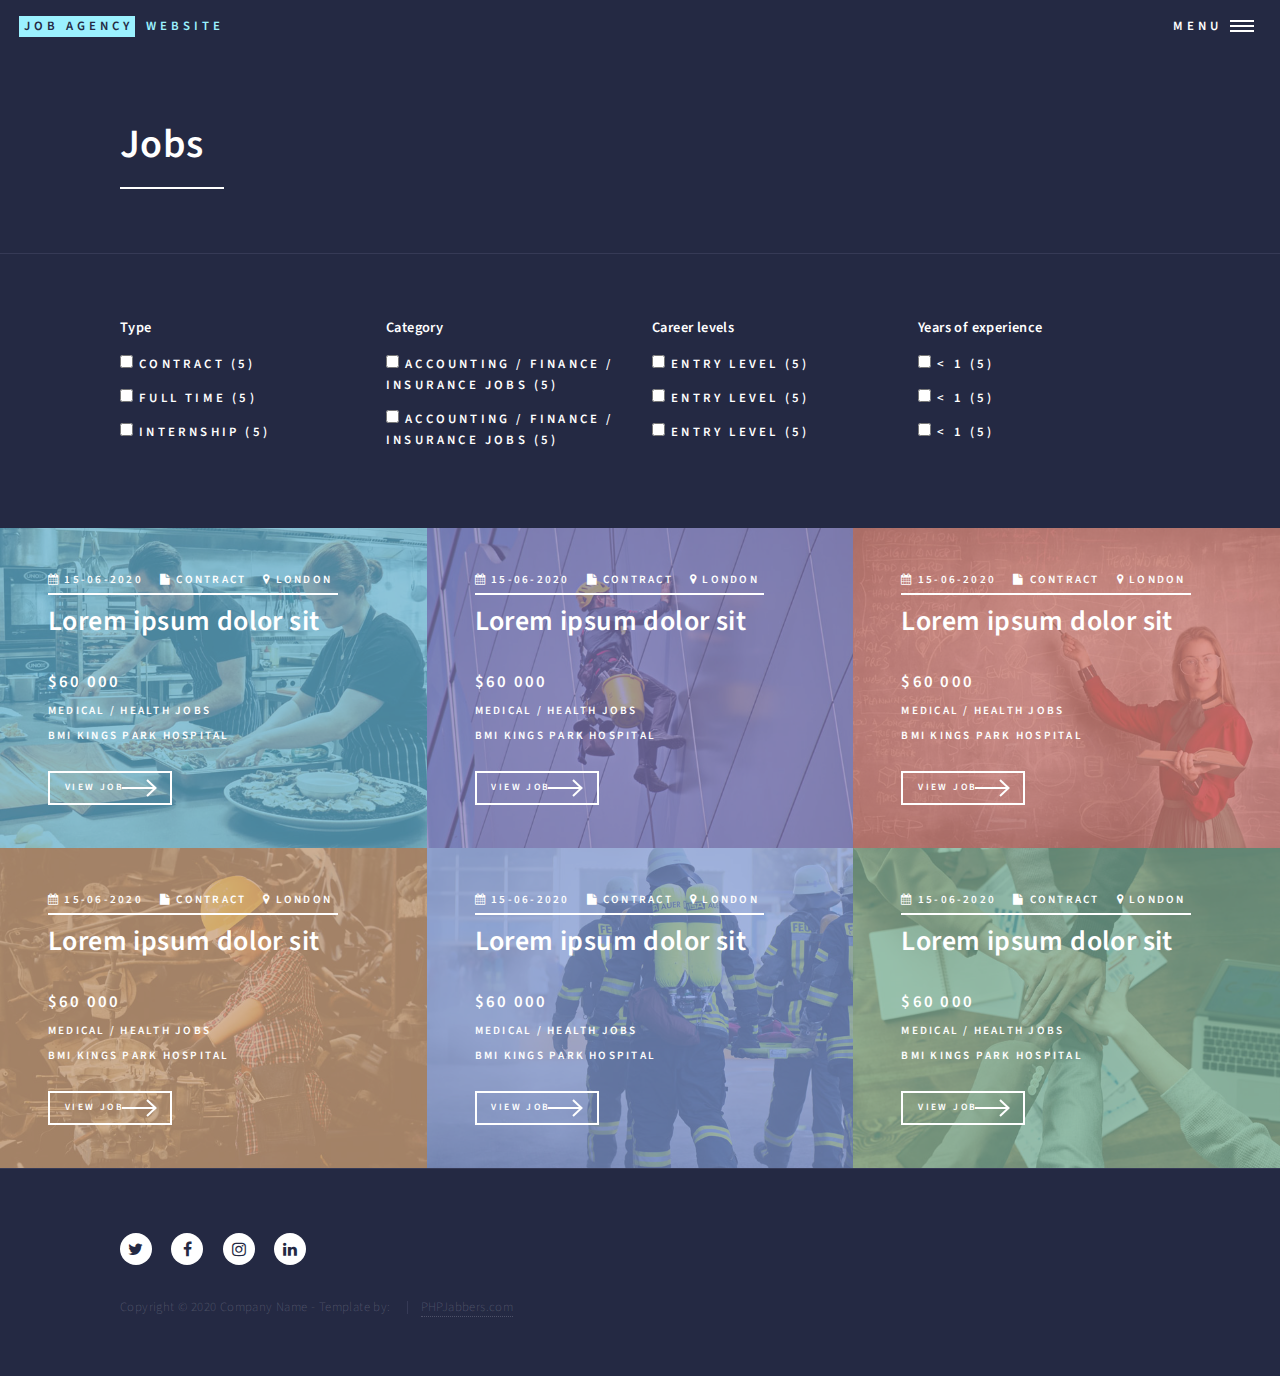
<file: jobs.html>
<!DOCTYPE HTML>
<html>
	<head>
		<title>PHPJabbers.com | Free Job Agency Website Template</title>
		<meta charset="utf-8" />
		<meta name="viewport" content="width=device-width, initial-scale=1, user-scalable=no" />
		<link rel="stylesheet" href="assets/bootstrap/css/bootstrap.min.css" />
		<link rel="stylesheet" href="assets/css/main.css" />
		<noscript><link rel="stylesheet" href="assets/css/noscript.css" /></noscript>
	</head>
	<body class="is-preload">

		<!-- Wrapper -->
			<div id="wrapper">

				<!-- Header -->
				<header id="header" class="alt">
					<a href="index.html" class="logo"><strong>Job Agency</strong> <span>Website</span></a>
					<nav>
						<a href="#menu">Menu</a>
					</nav>
				</header>

				<!-- Menu -->
				<nav id="menu">
					<ul class="links">
		                <li> <a href="index.html">Home </a> </li>

		                <li class="active"> <a href="jobs.html">Jobs</a> </li>

		                <li> <a href="blog.html">Blog</a> </li>

		                <li> <a href="about-us.html">About Us</a> </li>

		                <li><a href="team.html">Team</a></li>

		                <li><a href="testimonials.html">Testimonials</a></li>
		                
		                <li><a href="terms.html">Terms</a></li>

		                <li><a href="contact.html">Contact Us</a></li>
            		</ul>
				</nav>

				<!-- Main -->
					<div id="main" class="alt">

						<!-- One -->
							<section id="one">
								<div class="inner">
									<header class="major">
										<h1>Jobs</h1>
									</header>
								</div>
							</section>

							<section>
								<div class="inner">
									<form method="post" action="#">
										<div class="fields">
											<div class="field quarter">
							                    <h5 style="margin-bottom: 15px">Type</h5>

												<div>
													<label>
														<input type="checkbox">

														<small>Contract (5)</small>
													</label>
												</div>

												<div>
													<label>
														<input type="checkbox">

														<small>Full time (5)</small>
													</label>
												</div>

												<div>
													<label>
														<input type="checkbox">

														<small>Internship (5)</small>
													</label>
												</div>
							                </div>
											
											<div class="field quarter">
												<h5 style="margin-bottom: 15px">Category</h5>

												<div>
													<label>
														<input type="checkbox">

														<small>Accounting / Finance / Insurance Jobs (5)</small>
													</label>
												</div>

												<div>
													<label>
														<input type="checkbox">

														<small>Accounting / Finance / Insurance Jobs (5)</small>
													</label>
												</div>
							                </div>

											<div class="field quarter">
												<h5 style="margin-bottom: 15px">Career levels</h5>

												<div>
													<label>
														<input type="checkbox">

														<small>Entry Level (5)</small>
													</label>
												</div>

												<div>
													<label>
														<input type="checkbox">

														<small>Entry Level (5)</small>
													</label>
												</div>

												<div>
													<label>
														<input type="checkbox">

														<small>Entry Level (5)</small>
													</label>
												</div>
											</div>

											<div class="field quarter">
												<h5 style="margin-bottom: 15px">Years of experience</h5>

												<div>
													<label>
														<input type="checkbox">

														<small>&lt; 1 (5)</small>
													</label>
												</div>

												<div>
													<label>
														<input type="checkbox">

														<small>&lt; 1 (5)</small>
													</label>
												</div>

												<div>
													<label>
														<input type="checkbox">

														<small>&lt; 1 (5)</small>
													</label>
												</div>
											</div>
										</div>
									</form>
								</div>
							</section>

							<!-- Featured Jobs -->
							<section class="tiles">
								<article>
									<span class="image">
										<img src="images/product-1-720x480.jpg" alt="" />
									</span>

									<header class="major">
										<p>
						                   <i class="fa fa-calendar"></i> 15-06-2020 &nbsp;&nbsp;
						                   <i class="fa fa-file"></i> Contract &nbsp;&nbsp;
						                   <i class="fa fa-map-marker"></i> London
						                </p>

										<h3>Lorem ipsum dolor sit</h3>

										<p><strong>$60 000</strong></p>

										<p> Medical / Health Jobs</p>
										<p> BMI Kings Park Hospital</p>

										<div class="major-actions">
											<a href="job-details.html" class="button small next">View Job</a>
										</div>
									</header>
								</article>

								<article>
									<span class="image">
										<img src="images/product-2-720x480.jpg" alt="" />
									</span>

									<header class="major">
										<p>
						                   <i class="fa fa-calendar"></i> 15-06-2020 &nbsp;&nbsp;
						                   <i class="fa fa-file"></i> Contract &nbsp;&nbsp;
						                   <i class="fa fa-map-marker"></i> London
						                </p>

										<h3>Lorem ipsum dolor sit</h3>

										<p><strong>$60 000</strong></p>

										<p> Medical / Health Jobs</p>
										<p> BMI Kings Park Hospital</p>

										<div class="major-actions">
											<a href="job-details.html" class="button small next">View Job</a>
										</div>
									</header>
								</article>

								<article>
									<span class="image">
										<img src="images/product-3-720x480.jpg" alt="" />
									</span>

									<header class="major">
										<p>
						                   <i class="fa fa-calendar"></i> 15-06-2020 &nbsp;&nbsp;
						                   <i class="fa fa-file"></i> Contract &nbsp;&nbsp;
						                   <i class="fa fa-map-marker"></i> London
						                </p>

										<h3>Lorem ipsum dolor sit</h3>

										<p><strong>$60 000</strong></p>

										<p> Medical / Health Jobs</p>
										<p> BMI Kings Park Hospital</p>

										<div class="major-actions">
											<a href="job-details.html" class="button small next">View Job</a>
										</div>
									</header>
								</article>

								<article>
									<span class="image">
										<img src="images/product-4-720x480.jpg" alt="" />
									</span>

									<header class="major">
										<p>
						                   <i class="fa fa-calendar"></i> 15-06-2020 &nbsp;&nbsp;
						                   <i class="fa fa-file"></i> Contract &nbsp;&nbsp;
						                   <i class="fa fa-map-marker"></i> London
						                </p>

										<h3>Lorem ipsum dolor sit</h3>

										<p><strong>$60 000</strong></p>

										<p> Medical / Health Jobs</p>
										<p> BMI Kings Park Hospital</p>

										<div class="major-actions">
											<a href="job-details.html" class="button small next">View Job</a>
										</div>
									</header>
								</article>

								<article>
									<span class="image">
										<img src="images/product-5-720x480.jpg" alt="" />
									</span>

									<header class="major">
										<p>
						                   <i class="fa fa-calendar"></i> 15-06-2020 &nbsp;&nbsp;
						                   <i class="fa fa-file"></i> Contract &nbsp;&nbsp;
						                   <i class="fa fa-map-marker"></i> London
						                </p>

										<h3>Lorem ipsum dolor sit</h3>

										<p><strong>$60 000</strong></p>

										<p> Medical / Health Jobs</p>
										<p> BMI Kings Park Hospital</p>

										<div class="major-actions">
											<a href="job-details.html" class="button small next">View Job</a>
										</div>
									</header>
								</article>

								<article>
									<span class="image">
										<img src="images/product-6-720x480.jpg" alt="" />
									</span>

									<header class="major">
										<p>
						                   <i class="fa fa-calendar"></i> 15-06-2020 &nbsp;&nbsp;
						                   <i class="fa fa-file"></i> Contract &nbsp;&nbsp;
						                   <i class="fa fa-map-marker"></i> London
						                </p>

										<h3>Lorem ipsum dolor sit</h3>

										<p><strong>$60 000</strong></p>

										<p> Medical / Health Jobs</p>
										<p> BMI Kings Park Hospital</p>

										<div class="major-actions">
											<a href="job-details.html" class="button small next">View Job</a>
										</div>
									</header>
								</article>
							</section>

					</div>

				<!-- Footer -->
				<footer id="footer">
					<div class="inner">
						<ul class="icons">
							<li><a href="#" class="icon alt fa-twitter"><span class="label">Twitter</span></a></li>
							<li><a href="#" class="icon alt fa-facebook"><span class="label">Facebook</span></a></li>
							<li><a href="#" class="icon alt fa-instagram"><span class="label">Instagram</span></a></li>
							<li><a href="#" class="icon alt fa-linkedin"><span class="label">LinkedIn</span></a></li>
						</ul>
						<ul class="copyright">
							<li>Copyright © 2020 Company Name - Template by:</li>
							<li> <a href="https://www.phpjabbers.com/">PHPJabbers.com</a></li>
						</ul>
					</div>
				</footer>

			</div>

		<!-- Scripts -->
			<script src="assets/js/jquery.min.js"></script>
			<script src="assets/bootstrap/js/bootstrap.bundle.min.js"></script>
			<script src="assets/js/jquery.scrolly.min.js"></script>
			<script src="assets/js/jquery.scrollex.min.js"></script>
			<script src="assets/js/browser.min.js"></script>
			<script src="assets/js/breakpoints.min.js"></script>
			<script src="assets/js/util.js"></script>
			<script src="assets/js/main.js"></script>

	</body>
</html>
</file>
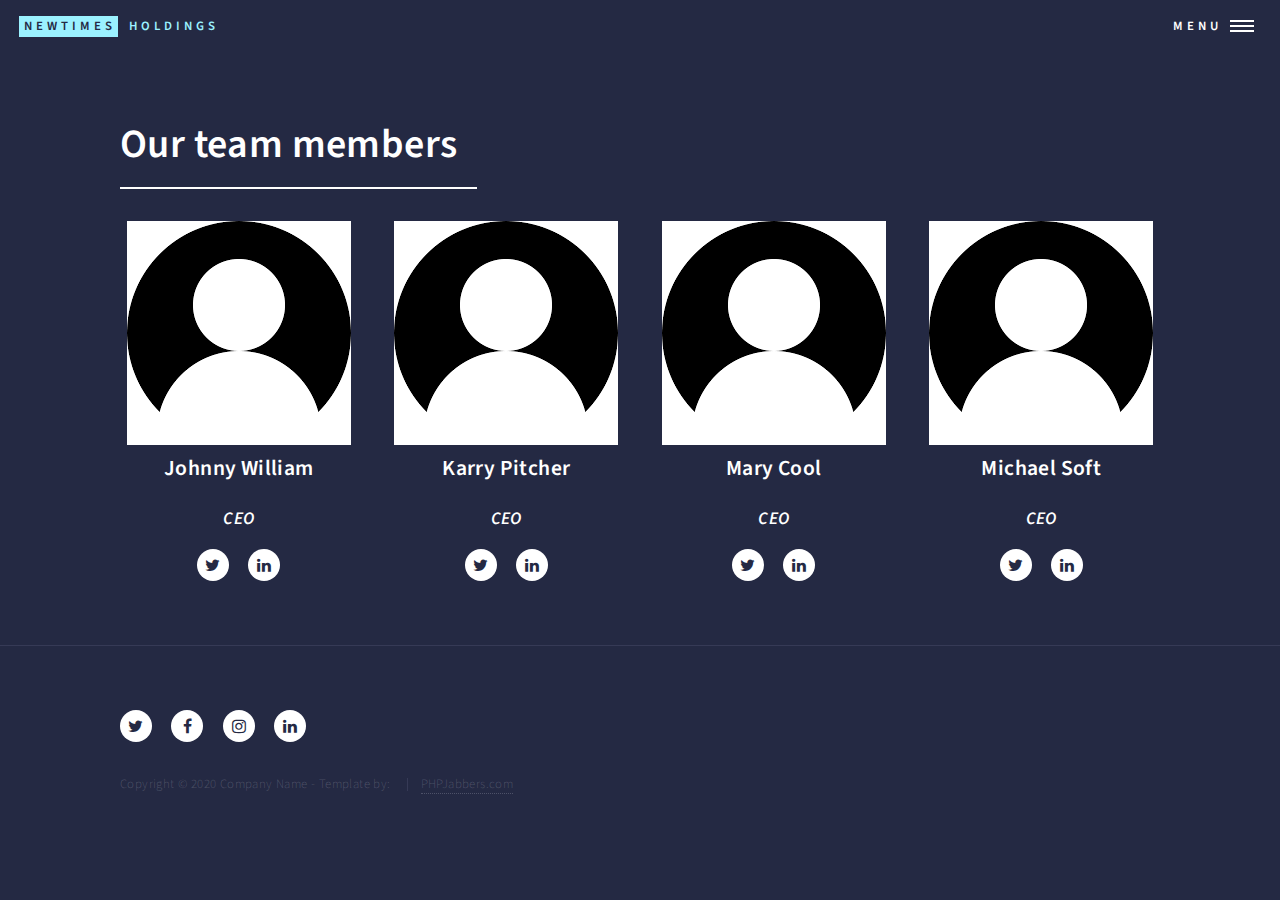
<file: team.html>
<!DOCTYPE HTML>
<html>
	<head>
		<title>Newtimes holdings</title>
		<meta charset="utf-8" />
		<meta name="viewport" content="width=device-width, initial-scale=1, user-scalable=no" />
		<link rel="stylesheet" href="assets/bootstrap/css/bootstrap.min.css" />
		<link rel="stylesheet" href="assets/css/main.css" />
		<noscript><link rel="stylesheet" href="assets/css/noscript.css" /></noscript>
	</head>
	<body class="is-preload">

		<!-- Wrapper -->
			<div id="wrapper">

				<!-- Header -->
				<header id="header" class="alt">
					<a href="index.html" class="logo"><strong>Newtimes</strong> <span>Holdings</span></a>
					<nav>
						<a href="#menu">Menu</a>
					</nav>
				</header>

				<!-- Menu -->
				<nav id="menu">
					<ul class="links">
		                <li> <a href="index.html">Home </a> </li>

		                <li> <a href="jobs.html">Jobs</a> </li>		                

		                <li> <a href="about-us.html">About Us</a> </li>

		                <li><a href="team.html">Team</a></li>		            		                		                

		                <li class="active"><a href="contact.html">Contact Us</a></li>
            		</ul>
				</nav>

				<!-- Main -->
					<div id="main" class="alt">

						<!-- One -->
							<section id="one">
								<div class="inner">
									<header class="major">
										<h1>Our team members</h1>
									</header>
									
									<div class="row">
										<div class="col-md-3 col-sm-6 co-xs-12 text-center">
											<img src="[data-uri]" class="img-responsive" alt="">	

											<h3>Johnny William</h3>

											<h4><em>CEO</em></h4>

											<ul class="icons">
												<li><a href="#" class="icon alt fa-twitter"><span class="label">Twitter</span></a></li>
												<li><a href="#" class="icon alt fa-linkedin"><span class="label">LinkedIn</span></a></li>
											</ul>
										</div>

										<div class="col-md-3 col-sm-6 co-xs-12 text-center">
											<img src="[data-uri]" class="img-responsive" alt="">	

											<h3>Karry Pitcher</h3>

											<h4><em>CEO</em></h4>

											<ul class="icons">
												<li><a href="#" class="icon alt fa-twitter"><span class="label">Twitter</span></a></li>
												<li><a href="#" class="icon alt fa-linkedin"><span class="label">LinkedIn</span></a></li>
											</ul>
										</div>

										<div class="col-md-3 col-sm-6 co-xs-12 text-center">
											<img src="[data-uri]" class="img-responsive" alt="">	

											<h3>Mary Cool</h3>

											<h4><em>CEO</em></h4>

											<ul class="icons">
												<li><a href="#" class="icon alt fa-twitter"><span class="label">Twitter</span></a></li>
												<li><a href="#" class="icon alt fa-linkedin"><span class="label">LinkedIn</span></a></li>
											</ul>
										</div>

										<div class="col-md-3 col-sm-6 co-xs-12 text-center">
											<img src="[data-uri]" class="img-responsive" alt="">	

											<h3>Michael Soft</h3>

											<h4><em>CEO</em></h4>

											<ul class="icons">
												<li><a href="#" class="icon alt fa-twitter"><span class="label">Twitter</span></a></li>
												<li><a href="#" class="icon alt fa-linkedin"><span class="label">LinkedIn</span></a></li>
											</ul>
										</div>

									</div>
								</div>
							</section>

					</div>

				<!-- Footer -->
				<footer id="footer">
					<div class="inner">
						<ul class="icons">
							<li><a href="#" class="icon alt fa-twitter"><span class="label">Twitter</span></a></li>
							<li><a href="#" class="icon alt fa-facebook"><span class="label">Facebook</span></a></li>
							<li><a href="#" class="icon alt fa-instagram"><span class="label">Instagram</span></a></li>
							<li><a href="#" class="icon alt fa-linkedin"><span class="label">LinkedIn</span></a></li>
						</ul>
						<ul class="copyright">
							<li>Copyright © 2020 Company Name - Template by:</li>
							<li> <a href="https://www.phpjabbers.com/">PHPJabbers.com</a></li>
						</ul>
					</div>
				</footer>

			</div>

		<!-- Scripts -->
			<script src="assets/js/jquery.min.js"></script>
			<script src="assets/bootstrap/js/bootstrap.bundle.min.js"></script>
			<script src="assets/js/jquery.scrolly.min.js"></script>
			<script src="assets/js/jquery.scrollex.min.js"></script>
			<script src="assets/js/browser.min.js"></script>
			<script src="assets/js/breakpoints.min.js"></script>
			<script src="assets/js/util.js"></script>
			<script src="assets/js/main.js"></script>

	</body>
</html>
</file>
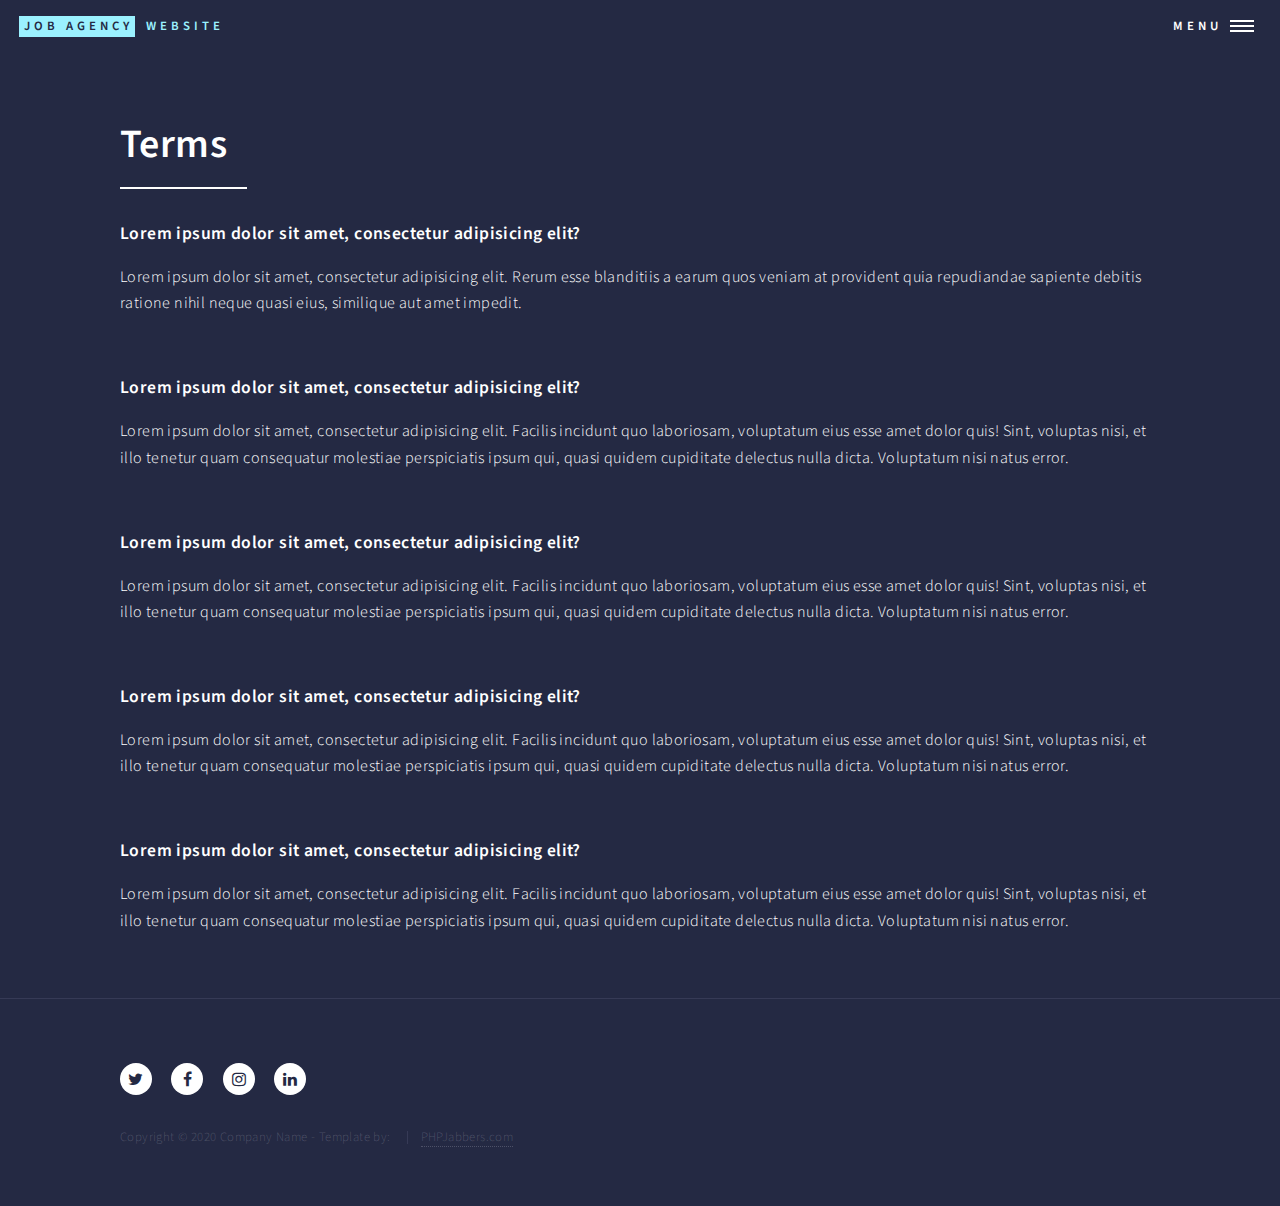
<file: terms.html>
<!DOCTYPE HTML>
<html>
	<head>
		<title>PHPJabbers.com | Free Job Agency Website Template</title>
		<meta charset="utf-8" />
		<meta name="viewport" content="width=device-width, initial-scale=1, user-scalable=no" />
		<link rel="stylesheet" href="assets/bootstrap/css/bootstrap.min.css" />
		<link rel="stylesheet" href="assets/css/main.css" />
		<noscript><link rel="stylesheet" href="assets/css/noscript.css" /></noscript>
	</head>
	<body class="is-preload">

		<!-- Wrapper -->
			<div id="wrapper">

				<!-- Header -->
				<header id="header" class="alt">
					<a href="index.html" class="logo"><strong>Job Agency</strong> <span>Website</span></a>
					<nav>
						<a href="#menu">Menu</a>
					</nav>
				</header>

				<!-- Menu -->
				<nav id="menu">
					<ul class="links">
		                <li> <a href="index.html">Home </a> </li>

		                <li> <a href="jobs.html">Jobs</a> </li>

		                <li> <a href="blog.html">Blog</a> </li>

		                <li> <a href="about-us.html">About Us</a> </li>

		                <li><a href="team.html">Team</a></li>

		                <li><a href="testimonials.html">Testimonials</a></li>
		                
		                <li class="active"><a href="terms.html">Terms</a></li>

		                <li><a href="contact.html">Contact Us</a></li>
            		</ul>
				</nav>

				<!-- Main -->
					<div id="main" class="alt">

						<section id="one">
							<div class="inner">
								<header class="major">
									<h1>Terms</h1>
								</header>

								<h4>Lorem ipsum dolor sit amet, consectetur adipisicing elit?</h4>
								
								<p>Lorem ipsum dolor sit amet, consectetur adipisicing elit. Rerum esse blanditiis a earum quos veniam at provident quia repudiandae sapiente debitis ratione nihil neque quasi eius, similique aut amet impedit.</p>

								<br>

								<h4>Lorem ipsum dolor sit amet, consectetur adipisicing elit?</h4>
								<p>Lorem ipsum dolor sit amet, consectetur adipisicing elit. Facilis incidunt quo laboriosam, voluptatum eius esse amet dolor quis! Sint, voluptas nisi, et illo tenetur quam consequatur molestiae perspiciatis ipsum qui, quasi quidem cupiditate delectus nulla dicta. Voluptatum nisi natus error.</p>
								
								<br>

								<h4> Lorem ipsum dolor sit amet, consectetur adipisicing elit?</h4>
								<p>Lorem ipsum dolor sit amet, consectetur adipisicing elit. Facilis incidunt quo laboriosam, voluptatum eius esse amet dolor quis! Sint, voluptas nisi, et illo tenetur quam consequatur molestiae perspiciatis ipsum qui, quasi quidem cupiditate delectus nulla dicta. Voluptatum nisi natus error.</p>
								
								<br>

								<h4> Lorem ipsum dolor sit amet, consectetur adipisicing elit?</h4>
								<p>Lorem ipsum dolor sit amet, consectetur adipisicing elit. Facilis incidunt quo laboriosam, voluptatum eius esse amet dolor quis! Sint, voluptas nisi, et illo tenetur quam consequatur molestiae perspiciatis ipsum qui, quasi quidem cupiditate delectus nulla dicta. Voluptatum nisi natus error.</p>
									
								<br>

								<h4> Lorem ipsum dolor sit amet, consectetur adipisicing elit?</h4>
								<p>Lorem ipsum dolor sit amet, consectetur adipisicing elit. Facilis incidunt quo laboriosam, voluptatum eius esse amet dolor quis! Sint, voluptas nisi, et illo tenetur quam consequatur molestiae perspiciatis ipsum qui, quasi quidem cupiditate delectus nulla dicta. Voluptatum nisi natus error.</p>

								
							</div>
						</section>
						
					</div>

				<!-- Footer -->
				<footer id="footer">
					<div class="inner">
						<ul class="icons">
							<li><a href="#" class="icon alt fa-twitter"><span class="label">Twitter</span></a></li>
							<li><a href="#" class="icon alt fa-facebook"><span class="label">Facebook</span></a></li>
							<li><a href="#" class="icon alt fa-instagram"><span class="label">Instagram</span></a></li>
							<li><a href="#" class="icon alt fa-linkedin"><span class="label">LinkedIn</span></a></li>
						</ul>
						<ul class="copyright">
							<li>Copyright © 2020 Company Name - Template by:</li>
							<li> <a href="https://www.phpjabbers.com/">PHPJabbers.com</a></li>
						</ul>
					</div>
				</footer>

			</div>

		<!-- Scripts -->
			<script src="assets/js/jquery.min.js"></script>
			<script src="assets/bootstrap/js/bootstrap.bundle.min.js"></script>
			<script src="assets/js/jquery.scrolly.min.js"></script>
			<script src="assets/js/jquery.scrollex.min.js"></script>
			<script src="assets/js/browser.min.js"></script>
			<script src="assets/js/breakpoints.min.js"></script>
			<script src="assets/js/util.js"></script>
			<script src="assets/js/main.js"></script>

	</body>
</html>
</file>
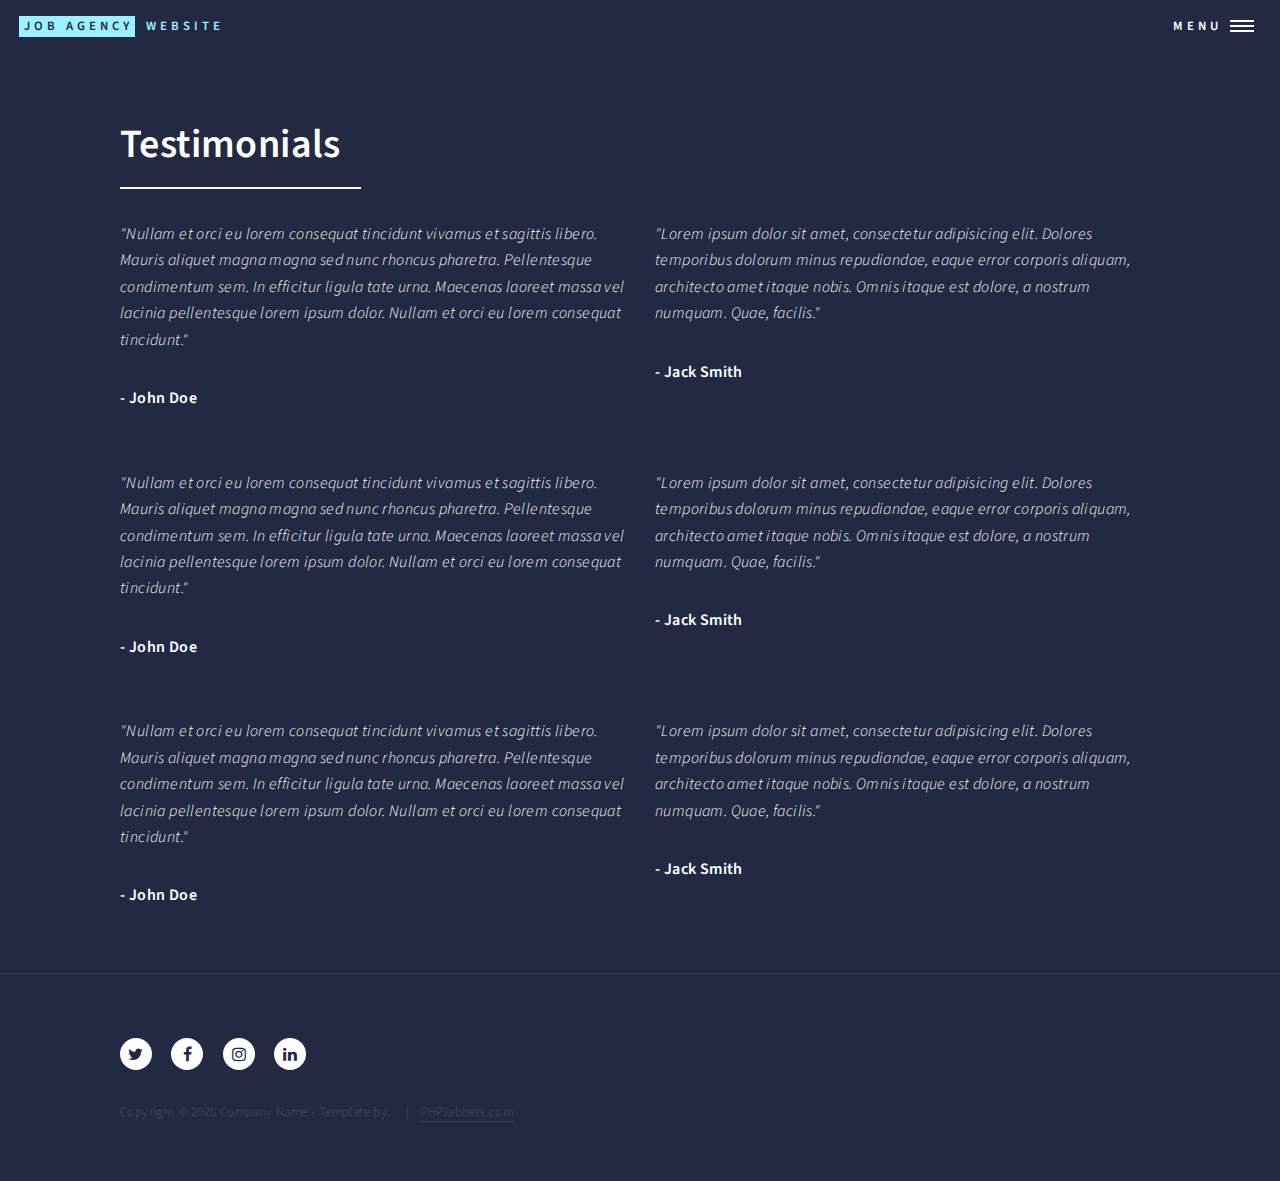
<file: testimonials.html>
<!DOCTYPE HTML>
<html>
	<head>
		<title>PHPJabbers.com | Free Job Agency Website Template</title>
		<meta charset="utf-8" />
		<meta name="viewport" content="width=device-width, initial-scale=1, user-scalable=no" />
		<link rel="stylesheet" href="assets/bootstrap/css/bootstrap.min.css" />
		<link rel="stylesheet" href="assets/css/main.css" />
		<noscript><link rel="stylesheet" href="assets/css/noscript.css" /></noscript>
	</head>
	<body class="is-preload">

		<!-- Wrapper -->
			<div id="wrapper">

				<!-- Header -->
				<header id="header" class="alt">
					<a href="index.html" class="logo"><strong>Job Agency</strong> <span>Website</span></a>
					<nav>
						<a href="#menu">Menu</a>
					</nav>
				</header>

				<!-- Menu -->
				<nav id="menu">
					<ul class="links">
		                <li> <a href="index.html">Home </a> </li>

		                <li> <a href="jobs.html">Jobs</a> </li>

		                <li> <a href="blog.html">Blog</a> </li>

		                <li> <a href="about-us.html">About Us</a> </li>

		                <li><a href="team.html">Team</a></li>

		                <li class="active"><a href="testimonials.html">Testimonials</a></li>
		                
		                <li><a href="terms.html">Terms</a></li>

		                <li><a href="contact.html">Contact Us</a></li>
            		</ul>
				</nav>

				<!-- Main -->
					<div id="main" class="alt">

						<!-- One -->
							<section id="one">
								<div class="inner">
									<header class="major">
										<h1>Testimonials</h1>
									</header>

									<div class="row">
										<div class="col-6">
											<p><em>"Nullam et orci eu lorem consequat tincidunt vivamus et sagittis libero. Mauris aliquet magna magna sed nunc rhoncus pharetra. Pellentesque condimentum sem. In efficitur ligula tate urna. Maecenas laoreet massa vel lacinia pellentesque lorem ipsum dolor. Nullam et orci eu lorem consequat tincidunt."</em></p>
											<p><strong>- John Doe</strong></p>
											
										</div>

										<div class="col-6">
											<p><em>"Lorem ipsum dolor sit amet, consectetur adipisicing elit. Dolores temporibus dolorum minus repudiandae, eaque error corporis aliquam, architecto amet itaque nobis. Omnis itaque est dolore, a nostrum numquam. Quae, facilis."</em></p>
											<p><strong>- Jack Smith</strong></p>
										</div>
									</div>

									<br>

									<div class="row">
										<div class="col-6">
											<p><em>"Nullam et orci eu lorem consequat tincidunt vivamus et sagittis libero. Mauris aliquet magna magna sed nunc rhoncus pharetra. Pellentesque condimentum sem. In efficitur ligula tate urna. Maecenas laoreet massa vel lacinia pellentesque lorem ipsum dolor. Nullam et orci eu lorem consequat tincidunt."</em></p>
											<p><strong>- John Doe</strong></p>
											
										</div>

										<div class="col-6">
											<p><em>"Lorem ipsum dolor sit amet, consectetur adipisicing elit. Dolores temporibus dolorum minus repudiandae, eaque error corporis aliquam, architecto amet itaque nobis. Omnis itaque est dolore, a nostrum numquam. Quae, facilis."</em></p>
											<p><strong>- Jack Smith</strong></p>
										</div>
									</div>

									<br>

									<div class="row">
										<div class="col-6">
											<p><em>"Nullam et orci eu lorem consequat tincidunt vivamus et sagittis libero. Mauris aliquet magna magna sed nunc rhoncus pharetra. Pellentesque condimentum sem. In efficitur ligula tate urna. Maecenas laoreet massa vel lacinia pellentesque lorem ipsum dolor. Nullam et orci eu lorem consequat tincidunt."</em></p>
											<p><strong>- John Doe</strong></p>
											
										</div>

										<div class="col-6">
											<p><em>"Lorem ipsum dolor sit amet, consectetur adipisicing elit. Dolores temporibus dolorum minus repudiandae, eaque error corporis aliquam, architecto amet itaque nobis. Omnis itaque est dolore, a nostrum numquam. Quae, facilis."</em></p>
											<p><strong>- Jack Smith</strong></p>
										</div>
									</div>
								</div>
							</section>

					</div>

				<!-- Footer -->
				<footer id="footer">
					<div class="inner">
						<ul class="icons">
							<li><a href="#" class="icon alt fa-twitter"><span class="label">Twitter</span></a></li>
							<li><a href="#" class="icon alt fa-facebook"><span class="label">Facebook</span></a></li>
							<li><a href="#" class="icon alt fa-instagram"><span class="label">Instagram</span></a></li>
							<li><a href="#" class="icon alt fa-linkedin"><span class="label">LinkedIn</span></a></li>
						</ul>
						<ul class="copyright">
							<li>Copyright © 2020 Company Name - Template by:</li>
							<li> <a href="https://www.phpjabbers.com/">PHPJabbers.com</a></li>
						</ul>
					</div>
				</footer>

			</div>

		<!-- Scripts -->
			<script src="assets/js/jquery.min.js"></script>
			<script src="assets/bootstrap/js/bootstrap.bundle.min.js"></script>
			<script src="assets/js/jquery.scrolly.min.js"></script>
			<script src="assets/js/jquery.scrollex.min.js"></script>
			<script src="assets/js/browser.min.js"></script>
			<script src="assets/js/breakpoints.min.js"></script>
			<script src="assets/js/util.js"></script>
			<script src="assets/js/main.js"></script>

	</body>
</html>
</file>
<file: assets/css/noscript.css>
/*
	Forty by HTML5 UP
	html5up.net | @ajlkn
	Free for personal and commercial use under the CCA 3.0 license (html5up.net/license)
*/

/* Banner */

	body.is-preload #banner:after {
		opacity: 0.85;
	}

	body.is-preload #banner > .inner {
		-moz-filter: none;
		-webkit-filter: none;
		-ms-filter: none;
		filter: none;
		-moz-transform: none;
		-webkit-transform: none;
		-ms-transform: none;
		transform: none;
		opacity: 1;
	}
</file>
<file: assets/css/main.css>
@import url(font-awesome.min.css);
@import url("https://fonts.googleapis.com/css?family=Source+Sans+Pro:300,300italic,600,600italic");

html, body, div, span, applet, object,
iframe, h1, h2, h3, h4, h5, h6, p, blockquote,
pre, a, abbr, acronym, address, big, cite,
code, del, dfn, em, img, ins, kbd, q, s, samp,
small, strike, strong, sub, sup, tt, var, b,
u, i, center, dl, dt, dd, ol, ul, li, fieldset,
form, label, legend, table, caption, tbody,
tfoot, thead, tr, th, td, article, aside,
canvas, details, embed, figure, figcaption,
footer, header, hgroup, menu, nav, output, ruby,
section, summary, time, mark, audio, video {
	margin: 0;
	padding: 0;
	border: 0;
	font-size: 100%;
	font: inherit;
	vertical-align: baseline;}

article, aside, details, figcaption, figure,
footer, header, hgroup, menu, nav, section {
	display: block;}

body {
	line-height: 1;
}

ol, ul {
	list-style: none;
}

blockquote, q {
	quotes: none;
}

	blockquote:before, blockquote:after, q:before, q:after {
		content: '';
		content: none;
	}

table {
	border-collapse: collapse;
	border-spacing: 0;
}

body {
	-webkit-text-size-adjust: none;
}

mark {
	background-color: transparent;
	color: inherit;
}

input::-moz-focus-inner {
	border: 0;
	padding: 0;
}

/* Basic */

	@-ms-viewport {
		width: device-width;
	}

	body {
		-ms-overflow-style: scrollbar;
	}

	@media screen and (max-width: 480px) {

		html, body {
			min-width: 320px;
		}

	}

	html {
		box-sizing: border-box;
	}

	*, *:before, *:after {
		box-sizing: inherit;
	}

	body {
		background: #242943;
	}

		body.is-preload *, body.is-preload *:before, body.is-preload *:after {
			-moz-animation: none !important;
			-webkit-animation: none !important;
			-ms-animation: none !important;
			animation: none !important;
			-moz-transition: none !important;
			-webkit-transition: none !important;
			-ms-transition: none !important;
			transition: none !important;
		}

/* Type */

	body, input, select, textarea {
		color: #ffffff;
		font-family: "Source Sans Pro", Helvetica, sans-serif;
		font-size: 17pt;
		font-weight: 300;
		letter-spacing: 0.025em;
		line-height: 1.65;
	}

		@media screen and (max-width: 1680px) {

			body, input, select, textarea {
				font-size: 14pt;
			}

		}

		@media screen and (max-width: 1280px) {

			body, input, select, textarea {
				font-size: 12pt;
			}

		}

		@media screen and (max-width: 360px) {

			body, input, select, textarea {
				font-size: 11pt;
			}

		}

	a {
		-moz-transition: color 0.2s ease-in-out, border-bottom-color 0.2s ease-in-out;
		-webkit-transition: color 0.2s ease-in-out, border-bottom-color 0.2s ease-in-out;
		-ms-transition: color 0.2s ease-in-out, border-bottom-color 0.2s ease-in-out;
		transition: color 0.2s ease-in-out, border-bottom-color 0.2s ease-in-out;
		border-bottom: dotted 1px;
		color: inherit;
		text-decoration: none;
	}

		a:hover {
			border-bottom-color: transparent;
			color: #9bf1ff !important;
			text-decoration: none;
		}

		a:active {
			color: #53e3fb !important;
		}

	.links .active > a { color: #9bf1ff; }

	strong, b {
		color: #ffffff;
		font-weight: 600;
	}

	em, i {
		font-style: italic;
	}

	p {
		margin: 0 0 2em 0;
	}

	h1, h2, h3, h4, h5, h6 {
		color: #ffffff;
		font-weight: 600;
		line-height: 1.45;
		margin: 0 0 1em 0;
	}

		h1 a, h2 a, h3 a, h4 a, h5 a, h6 a {
			color: inherit;
			border-bottom: 0;
		}

	h1 {
		font-size: 2.5em;
	}

	h2 {
		font-size: 1.75em;
	}

	h3 {
		font-size: 1.35em;
	}

	h4 {
		font-size: 1.1em;
	}

	h5 {
		font-size: 0.9em;
	}

	h6 {
		font-size: 0.7em;
	}

	@media screen and (max-width: 736px) {

		h1 {
			font-size: 2em;
		}

		h2 {
			font-size: 1.5em;
		}

		h3 {
			font-size: 1.25em;
		}

	}

	hr {
		border: 0;
		border-bottom: solid 1px rgba(212, 212, 255, 0.1);
		margin: 2em 0;
	}

		hr.major {
			margin: 3em 0;
		}

	.align-left {
		text-align: left;
	}

	.align-center {
		text-align: center;
	}

	.align-right {
		text-align: right;
	}

/* Section/Article */

	section.special, article.special {
		text-align: center;
	}

	header.major {
		width: -moz-max-content;
		width: -webkit-max-content;
		width: -ms-max-content;
		width: max-content;
		margin-bottom: 2em;
	}

		header.major > :first-child {
			margin-bottom: 0;
			width: calc(100% + 0.5em);
		}

			header.major > :first-child:after {
				content: '';
				background-color: #ffffff;
				display: block;
				height: 2px;
				margin: 0.325em 0 0.5em 0;
				width: 100%;
			}

		header.major > p {
			font-size: 0.7em;
			font-weight: 600;
			letter-spacing: 0.20em;
			margin-bottom: 0.5em;
			text-transform: uppercase;
		}

		header.major > p strong{
			font-size: 1.5em;
		}

		header.major > .major-actions {
			padding-top: 1.3em;
		}

		body.is-ie header.major > :first-child:after {
			max-width: 9em;
		}

		body.is-ie header.major > h1:after {
			max-width: 100% !important;
		}

	@media screen and (max-width: 736px) {

		header.major > p br {
			display: none;
		}

	}

/* Form */

	form {
		margin: 0 0 2em 0;
	}

		form > :last-child {
			margin-bottom: 0;
		}

		form > .fields {
			display: -moz-flex;
			display: -webkit-flex;
			display: -ms-flex;
			display: flex;
			-moz-flex-wrap: wrap;
			-webkit-flex-wrap: wrap;
			-ms-flex-wrap: wrap;
			flex-wrap: wrap;
			width: calc(100% + 3em);
			margin: -1.5em 0 2em -1.5em;
		}

			form > .fields > .field {
				-moz-flex-grow: 0;
				-webkit-flex-grow: 0;
				-ms-flex-grow: 0;
				flex-grow: 0;
				-moz-flex-shrink: 0;
				-webkit-flex-shrink: 0;
				-ms-flex-shrink: 0;
				flex-shrink: 0;
				padding: 1.5em 0 0 1.5em;
				width: calc(100% - 1.5em);
			}

				form > .fields > .field.half {
					width: calc(50% - 0.75em);
				}

				form > .fields > .field.third {
					width: calc(100%/3 - 0.5em);
				}

				form > .fields > .field.quarter {
					width: calc(25% - 0.375em);
				}

		@media screen and (max-width: 480px) {

			form > .fields {
				width: calc(100% + 3em);
				margin: -1.5em 0 2em -1.5em;
			}

				form > .fields > .field {
					padding: 1.5em 0 0 1.5em;
					width: calc(100% - 1.5em);
				}

					form > .fields > .field.half {
						width: calc(100% - 1.5em);
					}

					form > .fields > .field.third {
						width: calc(100% - 1.5em);
					}

					form > .fields > .field.quarter {
						width: calc(100% - 1.5em);
					}

		}

	label {
		color: #ffffff;
		display: block;
		font-size: 0.8em;
		font-weight: 600;
		letter-spacing: 0.25em;
		margin: 0 0 1em 0;
		text-transform: uppercase;
	}

	input[type="text"],
	input[type="password"],
	input[type="email"],
	input[type="tel"],
	input[type="search"],
	input[type="url"],
	select,
	textarea {
		-moz-appearance: none;
		-webkit-appearance: none;
		-ms-appearance: none;
		appearance: none;
		background: rgba(212, 212, 255, 0.035);
		border: none;
		border-radius: 0;
		color: inherit;
		display: block;
		outline: 0;
		padding: 0 1em;
		text-decoration: none;
		width: 100%;
	}

		input[type="text"]:invalid,
		input[type="password"]:invalid,
		input[type="email"]:invalid,
		input[type="tel"]:invalid,
		input[type="search"]:invalid,
		input[type="url"]:invalid,
		select:invalid,
		textarea:invalid {
			box-shadow: none;
		}

		input[type="text"]:focus,
		input[type="password"]:focus,
		input[type="email"]:focus,
		input[type="tel"]:focus,
		input[type="search"]:focus,
		input[type="url"]:focus,
		select:focus,
		textarea:focus {
			border-color: #9bf1ff;
			box-shadow: 0 0 0 2px #9bf1ff;
		}

	select {
		background-image: url("C:\xampp\htdocs\template132\job-website-template-132\images\canada_flag.png");
		background-size: 1.25rem;
		background-repeat: no-repeat;
		background-position: calc(100% - 1rem) center;
		height: 2.75em;
		padding-right: 2.75em;
		text-overflow: ellipsis;
	}

		select option {
			color: #ffffff;
			background: #242943;
		}

		select:focus::-ms-value {
			background-color: transparent;
		}

		select::-ms-expand {
			display: none;
		}

	input[type="text"],
	input[type="password"],
	input[type="email"],
	input[type="tel"],
	input[type="search"],
	input[type="url"],
	select {
		height: 2.75em;
	}

	textarea {
		padding: 0.75em 1em;
	}

	::-webkit-input-placeholder {
		color: rgba(244, 244, 255, 0.2) !important;
		opacity: 1.0;
	}

	:-moz-placeholder {
		color: rgba(244, 244, 255, 0.2) !important;
		opacity: 1.0;
	}

	::-moz-placeholder {
		color: rgba(244, 244, 255, 0.2) !important;
		opacity: 1.0;
	}

	:-ms-input-placeholder {
		color: rgba(244, 244, 255, 0.2) !important;
		opacity: 1.0;
	}

/* Box */

	.box {
		border: solid 1px rgba(212, 212, 255, 0.1);
		padding: 10px 15px;
		margin-bottom: 2em;
		max-height: 280px; 
		overflow: auto;
	}

		.box > :last-child,
		.box > :last-child > :last-child,
		.box > :last-child > :last-child > :last-child {
			margin-bottom: 0;
		}

		.box.alt {
			border: 0;
			border-radius: 0;
			padding: 0;
		}

/* Icon */

	.icon {
		text-decoration: none;
		border-bottom: none;
		position: relative;
	}

		.icon:before {
			-moz-osx-font-smoothing: grayscale;
			-webkit-font-smoothing: antialiased;
			font-family: FontAwesome;
			font-style: normal;
			font-weight: normal;
			text-transform: none !important;
		}

		.icon > .label {
			display: none;
		}

		.icon.alt:before {
			background-color: #ffffff;
			border-radius: 100%;
			color: #242943;
			display: inline-block;
			height: 2em;
			line-height: 2em;
			text-align: center;
			width: 2em;
		}

	a.icon.alt:before {
		-moz-transition: background-color 0.2s ease-in-out;
		-webkit-transition: background-color 0.2s ease-in-out;
		-ms-transition: background-color 0.2s ease-in-out;
		transition: background-color 0.2s ease-in-out;
	}

	a.icon.alt:hover:before {
		background-color: #6fc3df;
	}

	a.icon.alt:active:before {
		background-color: #37a6cb;
	}

/* Image */

	.image {
		border: 0;
		display: inline-block;
		position: relative;
	}

		.image img {
			display: block;
		}

		.image.left, .image.right {
			max-width: 30%;
		}

			.image.left img, .image.right img {
				width: 100%;
			}

		.image.left {
			float: left;
			margin: 0 1.5em 1.25em 0;
			top: 0.25em;
		}

		.image.right {
			float: right;
			margin: 0 0 1.25em 1.5em;
			top: 0.25em;
		}

		.image.fit {
			display: block;
			margin: 0 0 2em 0;
			width: 100%;
		}

			.image.fit img {
				width: 100%;
			}

		.image.main {
			display: block;
			margin: 2.5em 0;
			width: 100%;
		}

			.image.main img {
				width: 100%;
			}

			@media screen and (max-width: 736px) {

				.image.main {
					margin: 1.5em 0;
				}

			}

/* List */

	ol {
		list-style: decimal;
		margin: 0 0 2em 0;
		padding-left: 1.25em;
	}

		ol li {
			padding-left: 0.25em;
		}

	ul {
		list-style: disc;
		margin: 0 0 2em 0;
		padding-left: 1em;
	}

		ul li {
			padding-left: 0.5em;
		}

		ul.alt {
			list-style: none;
			padding-left: 0;
		}

			ul.alt li {
				border-top: solid 1px rgba(212, 212, 255, 0.1);
				padding: 0.5em 0;
			}

				ul.alt li:first-child {
					border-top: 0;
					padding-top: 0;
				}

	dl {
		margin: 0 0 2em 0;
	}

		dl dt {
			display: block;
			font-weight: 600;
			margin: 0 0 1em 0;
		}

		dl dd {
			margin-left: 2em;
		}

/* Actions */

	ul.actions {
		display: -moz-flex;
		display: -webkit-flex;
		display: -ms-flex;
		display: flex;
		cursor: default;
		list-style: none;
		margin-left: -1em;
		padding-left: 0;
	}

		ul.actions li {
			padding: 0 0 0 1em;
			vertical-align: middle;
		}

		ul.actions.special {
			-moz-justify-content: center;
			-webkit-justify-content: center;
			-ms-justify-content: center;
			justify-content: center;
			width: 100%;
			margin-left: 0;
		}

			ul.actions.special li:first-child {
				padding-left: 0;
			}

		ul.actions.stacked {
			-moz-flex-direction: column;
			-webkit-flex-direction: column;
			-ms-flex-direction: column;
			flex-direction: column;
			margin-left: 0;
		}

			ul.actions.stacked li {
				padding: 1.3em 0 0 0;
			}

				ul.actions.stacked li:first-child {
					padding-top: 0;
				}

		ul.actions.fit {
			width: calc(100% + 1em);
		}

			ul.actions.fit li {
				-moz-flex-grow: 1;
				-webkit-flex-grow: 1;
				-ms-flex-grow: 1;
				flex-grow: 1;
				-moz-flex-shrink: 1;
				-webkit-flex-shrink: 1;
				-ms-flex-shrink: 1;
				flex-shrink: 1;
				width: 100%;
			}

				ul.actions.fit li > * {
					width: 100%;
				}

			ul.actions.fit.stacked {
				width: 100%;
			}

/* Icons */

	ul.icons {
		cursor: default;
		list-style: none;
		padding-left: 0;
	}

		ul.icons li {
			display: inline-block;
			padding: 0 1em 0 0;
		}

			ul.icons li:last-child {
				padding-right: 0;
			}

		@media screen and (max-width: 736px) {

			ul.icons li {
				padding: 0 0.75em 0 0;
			}

		}

/* Pagination */

	ul.pagination {
		cursor: default;
		list-style: none;
		padding-left: 0;
	}

		ul.pagination li {
			display: inline-block;
			padding-left: 0;
			vertical-align: middle;
		}

			ul.pagination li > .page {
				-moz-transition: background-color 0.2s ease-in-out, color 0.2s ease-in-out;
				-webkit-transition: background-color 0.2s ease-in-out, color 0.2s ease-in-out;
				-ms-transition: background-color 0.2s ease-in-out, color 0.2s ease-in-out;
				transition: background-color 0.2s ease-in-out, color 0.2s ease-in-out;
				border-bottom: 0;
				display: inline-block;
				font-size: 0.8em;
				font-weight: 600;
				height: 1.5em;
				line-height: 1.5em;
				margin: 0 0.125em;
				min-width: 1.5em;
				padding: 0 0.5em;
				text-align: center;
			}

				ul.pagination li > .page.active {
					background-color: #ffffff;
					color: #242943;
				}

					ul.pagination li > .page.active:hover {
						background-color: #9bf1ff;
						color: #242943 !important;
					}

					ul.pagination li > .page.active:active {
						background-color: #53e3fb;
					}

			ul.pagination li:first-child {
				padding-right: 0.75em;
			}

			ul.pagination li:last-child {
				padding-left: 0.75em;
			}

		@media screen and (max-width: 480px) {

			ul.pagination li:nth-child(n+2):nth-last-child(n+2) {
				display: none;
			}

			ul.pagination li:first-child {
				padding-right: 0;
			}

		}

/* Button */

	input[type="submit"],
	input[type="reset"],
	input[type="button"],
	button,
	.button {
		-moz-appearance: none;
		-webkit-appearance: none;
		-ms-appearance: none;
		appearance: none;
		-moz-transition: background-color 0.2s ease-in-out, box-shadow 0.2s ease-in-out, color 0.2s ease-in-out;
		-webkit-transition: background-color 0.2s ease-in-out, box-shadow 0.2s ease-in-out, color 0.2s ease-in-out;
		-ms-transition: background-color 0.2s ease-in-out, box-shadow 0.2s ease-in-out, color 0.2s ease-in-out;
		transition: background-color 0.2s ease-in-out, box-shadow 0.2s ease-in-out, color 0.2s ease-in-out;
		background-color: transparent;
		border: 0;
		border-radius: 0;
		box-shadow: inset 0 0 0 2px #ffffff;
		color: #ffffff;
		cursor: pointer;
		display: inline-block;
		font-size: 0.8em;
		font-weight: 600;
		height: 3.5em;
		letter-spacing: 0.25em;
		line-height: 3.5em;
		padding: 0 1.75em;
		text-align: center;
		text-decoration: none;
		text-transform: uppercase;
		white-space: nowrap;
	}

		input[type="submit"]:hover, input[type="submit"]:active,
		input[type="reset"]:hover,
		input[type="reset"]:active,
		input[type="button"]:hover,
		input[type="button"]:active,
		button:hover,
		button:active,
		.button:hover,
		.button:active {
			box-shadow: inset 0 0 0 2px #9bf1ff;
			color: #9bf1ff;
		}

		input[type="submit"]:active,
		input[type="reset"]:active,
		input[type="button"]:active,
		button:active,
		.button:active {
			background-color: rgba(155, 241, 255, 0.1);
			box-shadow: inset 0 0 0 2px #53e3fb;
			color: #53e3fb;
		}

		input[type="submit"].icon:before,
		input[type="reset"].icon:before,
		input[type="button"].icon:before,
		button.icon:before,
		.button.icon:before {
			margin-right: 0.5em;
		}

		input[type="submit"].fit,
		input[type="reset"].fit,
		input[type="button"].fit,
		button.fit,
		.button.fit {
			width: 100%;
		}

		input[type="submit"].small,
		input[type="reset"].small,
		input[type="button"].small,
		button.small,
		.button.small {
			font-size: 0.6em;
		}

		input[type="submit"].large,
		input[type="reset"].large,
		input[type="button"].large,
		button.large,
		.button.large {
			font-size: 1.25em;
			height: 3em;
			line-height: 3em;
		}

		input[type="submit"].next,
		input[type="reset"].next,
		input[type="button"].next,
		button.next,
		.button.next {
			padding-right: 4.5em;
			position: relative;
		}

			input[type="submit"].next:before, input[type="submit"].next:after,
			input[type="reset"].next:before,
			input[type="reset"].next:after,
			input[type="button"].next:before,
			input[type="button"].next:after,
			button.next:before,
			button.next:after,
			.button.next:before,
			.button.next:after {
				-moz-transition: opacity 0.2s ease-in-out;
				-webkit-transition: opacity 0.2s ease-in-out;
				-ms-transition: opacity 0.2s ease-in-out;
				transition: opacity 0.2s ease-in-out;
				background-position: center right;
				background-repeat: no-repeat;
				background-size: 36px 24px;
				content: '';
				display: block;
				height: 100%;
				position: absolute;
				right: 1.5em;
				top: 0;
				vertical-align: middle;
				width: 36px;
			}

			input[type="submit"].next:before,
			input[type="reset"].next:before,
			input[type="button"].next:before,
			button.next:before,
			.button.next:before {
				background-image: url("data:image/svg+xml;charset=utf8,%3Csvg xmlns='http://www.w3.org/2000/svg' xmlns:xlink='http://www.w3.org/1999/xlink' width='36px' height='24px' viewBox='0 0 36 24' zoomAndPan='disable'%3E%3Cstyle%3Eline %7B stroke: %23ffffff%3B stroke-width: 2px%3B %7D%3C/style%3E%3Cline x1='0' y1='12' x2='34' y2='12' /%3E%3Cline x1='25' y1='4' x2='34' y2='12.5' /%3E%3Cline x1='25' y1='20' x2='34' y2='11.5' /%3E%3C/svg%3E");
			}

			input[type="submit"].next:after,
			input[type="reset"].next:after,
			input[type="button"].next:after,
			button.next:after,
			.button.next:after {
				background-image: url("data:image/svg+xml;charset=utf8,%3Csvg xmlns='http://www.w3.org/2000/svg' xmlns:xlink='http://www.w3.org/1999/xlink' width='36px' height='24px' viewBox='0 0 36 24' zoomAndPan='disable'%3E%3Cstyle%3Eline %7B stroke: %239bf1ff%3B stroke-width: 2px%3B %7D%3C/style%3E%3Cline x1='0' y1='12' x2='34' y2='12' /%3E%3Cline x1='25' y1='4' x2='34' y2='12.5' /%3E%3Cline x1='25' y1='20' x2='34' y2='11.5' /%3E%3C/svg%3E");
				opacity: 0;
				z-index: 1;
			}

			input[type="submit"].next:hover:after, input[type="submit"].next:active:after,
			input[type="reset"].next:hover:after,
			input[type="reset"].next:active:after,
			input[type="button"].next:hover:after,
			input[type="button"].next:active:after,
			button.next:hover:after,
			button.next:active:after,
			.button.next:hover:after,
			.button.next:active:after {
				opacity: 1;
			}

			@media screen and (max-width: 1280px) {

				input[type="submit"].next,
				input[type="reset"].next,
				input[type="button"].next,
				button.next,
				.button.next {
					padding-right: 5em;
				}

			}

		input[type="submit"].primary,
		input[type="reset"].primary,
		input[type="button"].primary,
		button.primary,
		.button.primary {
			background-color: #ffffff;
			box-shadow: none;
			color: #242943;
		}

			input[type="submit"].primary:hover, input[type="submit"].primary:active,
			input[type="reset"].primary:hover,
			input[type="reset"].primary:active,
			input[type="button"].primary:hover,
			input[type="button"].primary:active,
			button.primary:hover,
			button.primary:active,
			.button.primary:hover,
			.button.primary:active {
				background-color: #9bf1ff;
				color: #242943 !important;
			}

			input[type="submit"].primary:active,
			input[type="reset"].primary:active,
			input[type="button"].primary:active,
			button.primary:active,
			.button.primary:active {
				background-color: #53e3fb;
			}

		input[type="submit"].disabled, input[type="submit"]:disabled,
		input[type="reset"].disabled,
		input[type="reset"]:disabled,
		input[type="button"].disabled,
		input[type="button"]:disabled,
		button.disabled,
		button:disabled,
		.button.disabled,
		.button:disabled {
			pointer-events: none;
			cursor: default;
			opacity: 0.25;
		}

/* Tiles */

	.tiles {
		display: -moz-flex;
		display: -webkit-flex;
		display: -ms-flex;
		display: flex;
		-moz-flex-wrap: wrap;
		-webkit-flex-wrap: wrap;
		-ms-flex-wrap: wrap;
		flex-wrap: wrap;
		border-top: 0 !important;
	}

		.tiles + * {
			border-top: 0 !important;
		}

		.tiles article {
			-moz-align-items: center;
			-webkit-align-items: center;
			-ms-align-items: center;
			align-items: center;
			display: -moz-flex;
			display: -webkit-flex;
			display: -ms-flex;
			display: flex;
			-moz-transition: -moz-transform 0.25s ease, opacity 0.25s ease, -moz-filter 1s ease, -webkit-filter 1s ease;
			-webkit-transition: -webkit-transform 0.25s ease, opacity 0.25s ease, -webkit-filter 1s ease, -webkit-filter 1s ease;
			-ms-transition: -ms-transform 0.25s ease, opacity 0.25s ease, -ms-filter 1s ease, -webkit-filter 1s ease;
			transition: transform 0.25s ease, opacity 0.25s ease, filter 1s ease, -webkit-filter 1s ease;
			padding: 4em 4em 2em 4em ;
			background-position: center;
			background-repeat: no-repeat;
			background-size: cover;
			cursor: default;
			height: 40vh;
			max-height: 40em;
			min-height: 23em;
			overflow: hidden;
			position: relative;
			width: 33.3333%;
		}

			.tiles article .image {
				display: none;
			}

			.tiles article header {
				position: relative;
				z-index: 3;
			}

			.tiles article h3 {
				font-size: 1.75em;
			}

				.tiles article h3 a:hover {
					color: inherit !important;
				}

			.tiles article .link.primary {
				border: 0;
				height: 100%;
				left: 0;
				position: absolute;
				top: 0;
				width: 100%;
				z-index: 4;
			}

			.tiles article:before {
				-moz-transition: opacity 0.5s ease;
				-webkit-transition: opacity 0.5s ease;
				-ms-transition: opacity 0.5s ease;
				transition: opacity 0.5s ease;
				bottom: 0;
				content: '';
				display: block;
				height: 100%;
				left: 0;
				opacity: 0.65;
				position: absolute;
				width: 100%;
				z-index: 2;
			}

			.tiles article:after {
				background-color: rgba(36, 41, 67, 0.25);
				content: '';
				display: block;
				height: 100%;
				left: 0;
				position: absolute;
				top: 0;
				width: 100%;
				z-index: 1;
			}

			.tiles article:hover:before {
				opacity: 0;
			}

			.tiles article:hover { text-shadow: 0 0 2px #292929, 0 0 2px #292929; }

			.tiles article.is-transitioning {
				-moz-transform: scale(0.95);
				-webkit-transform: scale(0.95);
				-ms-transform: scale(0.95);
				transform: scale(0.95);
				-moz-filter: blur(0.5em);
				-webkit-filter: blur(0.5em);
				-ms-filter: blur(0.5em);
				filter: blur(0.5em);
				opacity: 0;
			}

			.tiles article:nth-child(6n - 5):before {
				background-color: #6fc3df;
			}

			.tiles article:nth-child(6n - 4):before {
				background-color: #8d82c4;
			}

			.tiles article:nth-child(6n - 3):before {
				background-color: #ec8d81;
			}

			.tiles article:nth-child(6n - 2):before {
				background-color: #e7b788;
			}

			.tiles article:nth-child(6n - 1):before {
				background-color: #8ea9e8;
			}

			.tiles article:nth-child(6n):before {
				background-color: #87c5a4;
			}

		@media screen and (max-width: 1280px) {

			.tiles article {
				padding: 4em 3em 2em 3em ;
				height: 30vh;
				max-height: 30em;
				min-height: 20em;
			}

		}

		@media screen and (max-width: 980px) {

			.tiles article {
				width: 50% !important;
			}

		}

		@media screen and (max-width: 736px) {

			.tiles article {
				padding: 3em 1.5em 1em 1.5em ;
				height: 16em;
				max-height: none;
				min-height: 0;
			}

				.tiles article h3 {
					font-size: 1.5em;
				}

		}

		@media screen and (max-width: 480px) {

			.tiles {
				display: block;
			}

				.tiles article {
					height: 20em;
					width: 100% !important;
				}

		}

/* Contact Method */

	.contact-method {
		margin: 0 0 2em 0;
		padding-left: 3.25em;
		position: relative;
	}

		.contact-method .icon {
			left: 0;
			position: absolute;
			top: 0;
		}

		.contact-method h3 {
			margin: 0 0 0.5em 0;
		}

/* Spotlights */

	.spotlights {
		border-top: 0 !important;
	}

		.spotlights + * {
			border-top: 0 !important;
		}

		.spotlights > section {
			display: -moz-flex;
			display: -webkit-flex;
			display: -ms-flex;
			display: flex;
			-moz-flex-direction: row;
			-webkit-flex-direction: row;
			-ms-flex-direction: row;
			flex-direction: row;
			background-color: #2e3450;
		}

			.spotlights > section > .image {
				background-position: center center;
				background-size: cover;
				border-radius: 0;
				display: block;
				position: relative;
				width: 30%;
			}

				.spotlights > section > .image img {
					border-radius: 0;
					display: block;
					width: 100%;
				}

				.spotlights > section > .image:before {
					background: rgba(36, 41, 67, 0.9);
					content: '';
					display: block;
					height: 100%;
					left: 0;
					opacity: 0;
					position: absolute;
					top: 0;
					width: 100%;
				}

			.spotlights > section > .content {
				display: -moz-flex;
				display: -webkit-flex;
				display: -ms-flex;
				display: flex;
				-moz-flex-direction: column;
				-webkit-flex-direction: column;
				-ms-flex-direction: column;
				flex-direction: column;
				-moz-justify-content: center;
				-webkit-justify-content: center;
				-ms-justify-content: center;
				justify-content: center;
				-moz-align-items: center;
				-webkit-align-items: center;
				-ms-align-items: center;
				align-items: center;
				padding: 2em 3em 0.1em 3em ;
				width: 70%;
			}

				.spotlights > section > .content > .inner {
					margin: 0 auto;
					max-width: 100%;
					width: 65em;
				}

			.spotlights > section:nth-child(2n) {
				-moz-flex-direction: row-reverse;
				-webkit-flex-direction: row-reverse;
				-ms-flex-direction: row-reverse;
				flex-direction: row-reverse;
				background-color: #333856;
			}

				.spotlights > section:nth-child(2n) > .content {
					-moz-align-items: -moz-flex-end;
					-webkit-align-items: -webkit-flex-end;
					-ms-align-items: -ms-flex-end;
					align-items: flex-end;
				}

		@media screen and (max-width: 1680px) {

			.spotlights > section > .image {
				width: 40%;
			}

			.spotlights > section > .content {
				width: 60%;
			}

		}

		@media screen and (max-width: 1280px) {

			.spotlights > section > .image {
				width: 45%;
			}

			.spotlights > section > .content {
				width: 55%;
			}

		}

		@media screen and (max-width: 980px) {

			.spotlights > section {
				display: block;
			}

				.spotlights > section > .image {
					width: 100%;
				}

				.spotlights > section > .content {
					padding: 4em 3em 2em 3em ;
					width: 100%;
				}

		}

		@media screen and (max-width: 736px) {

			.spotlights > section > .content {
				padding: 3em 1.5em 1em 1.5em ;
			}

		}

/* Header */

	@-moz-keyframes reveal-header {
		0% {
			top: -4em;
			opacity: 0;
		}

		100% {
			top: 0;
			opacity: 1;
		}
	}

	@-webkit-keyframes reveal-header {
		0% {
			top: -4em;
			opacity: 0;
		}

		100% {
			top: 0;
			opacity: 1;
		}
	}

	@-ms-keyframes reveal-header {
		0% {
			top: -4em;
			opacity: 0;
		}

		100% {
			top: 0;
			opacity: 1;
		}
	}

	@keyframes reveal-header {
		0% {
			top: -4em;
			opacity: 0;
		}

		100% {
			top: 0;
			opacity: 1;
		}
	}

	#header {
		display: -moz-flex;
		display: -webkit-flex;
		display: -ms-flex;
		display: flex;
		background-color: #2a2f4a;
		box-shadow: 0 0 0.25em 0 rgba(0, 0, 0, 0.15);
		cursor: default;
		font-weight: 600;
		height: 3.25em;
		left: 0;
		letter-spacing: 0.25em;
		line-height: 3.25em;
		margin: 0;
		position: fixed;
		text-transform: uppercase;
		top: 0;
		width: 100%;
		z-index: 10000;
	}

		#header .logo {
			border: 0;
			display: inline-block;
			font-size: 0.8em;
			height: inherit;
			line-height: inherit;
			padding: 0 1.5em;
		}

			#header .logo strong {
				-moz-transition: background-color 0.2s ease-in-out, color 0.2s ease-in-out;
				-webkit-transition: background-color 0.2s ease-in-out, color 0.2s ease-in-out;
				-ms-transition: background-color 0.2s ease-in-out, color 0.2s ease-in-out;
				transition: background-color 0.2s ease-in-out, color 0.2s ease-in-out;
				background-color: #ffffff;
				color: #242943;
				display: inline-block;
				line-height: 1.65em;
				margin-right: 0.325em;
				padding: 0 0.125em 0 0.375em;
			}

			#header .logo:hover strong {
				background-color: #9bf1ff;
			}

			#header .logo:active strong {
				background-color: #53e3fb;
			}

		#header nav {
			display: -moz-flex;
			display: -webkit-flex;
			display: -ms-flex;
			display: flex;
			-moz-justify-content: -moz-flex-end;
			-webkit-justify-content: -webkit-flex-end;
			-ms-justify-content: -ms-flex-end;
			justify-content: flex-end;
			-moz-flex-grow: 1;
			-webkit-flex-grow: 1;
			-ms-flex-grow: 1;
			flex-grow: 1;
			height: inherit;
			line-height: inherit;
		}

			#header nav a {
				border: 0;
				display: block;
				font-size: 0.8em;
				height: inherit;
				line-height: inherit;
				padding: 0 0.75em;
				position: relative;
				vertical-align: middle;
			}

				#header nav a:last-child {
					padding-right: 1.5em;
				}

				#header nav a[href="#menu"] {
					padding-right: 3.325em !important;
				}

					#header nav a[href="#menu"]:before, #header nav a[href="#menu"]:after {
						background-image: url("data:image/svg+xml;charset=utf8,%3Csvg xmlns='http://www.w3.org/2000/svg' width='24' height='32' viewBox='0 0 24 32' preserveAspectRatio='none'%3E%3Cstyle%3Eline %7B stroke-width: 2px%3B stroke: %23ffffff%3B %7D%3C/style%3E%3Cline x1='0' y1='11' x2='24' y2='11' /%3E%3Cline x1='0' y1='21' x2='24' y2='21' /%3E%3Cline x1='0' y1='16' x2='24' y2='16' /%3E%3C/svg%3E");
						background-position: center;
						background-repeat: no-repeat;
						background-size: 24px 32px;
						content: '';
						display: block;
						height: 100%;
						position: absolute;
						right: 1.5em;
						top: 0;
						vertical-align: middle;
						width: 24px;
					}

					#header nav a[href="#menu"]:after {
						-moz-transition: opacity 0.2s ease-in-out;
						-webkit-transition: opacity 0.2s ease-in-out;
						-ms-transition: opacity 0.2s ease-in-out;
						transition: opacity 0.2s ease-in-out;
						background-image: url("data:image/svg+xml;charset=utf8,%3Csvg xmlns='http://www.w3.org/2000/svg' width='24' height='32' viewBox='0 0 24 32' preserveAspectRatio='none'%3E%3Cstyle%3Eline %7B stroke-width: 2px%3B stroke: %239bf1ff%3B %7D%3C/style%3E%3Cline x1='0' y1='11' x2='24' y2='11' /%3E%3Cline x1='0' y1='21' x2='24' y2='21' /%3E%3Cline x1='0' y1='16' x2='24' y2='16' /%3E%3C/svg%3E");
						opacity: 0;
						z-index: 1;
					}

					#header nav a[href="#menu"]:hover:after, #header nav a[href="#menu"]:active:after {
						opacity: 1;
					}

					#header nav a[href="#menu"]:last-child {
						padding-right: 3.875em !important;
					}

						#header nav a[href="#menu"]:last-child:before, #header nav a[href="#menu"]:last-child:after {
							right: 2em;
						}

		#header.reveal {
			-moz-animation: reveal-header 0.35s ease;
			-webkit-animation: reveal-header 0.35s ease;
			-ms-animation: reveal-header 0.35s ease;
			animation: reveal-header 0.35s ease;
		}

		#header.alt {
			-moz-transition: opacity 2.5s ease;
			-webkit-transition: opacity 2.5s ease;
			-ms-transition: opacity 2.5s ease;
			transition: opacity 2.5s ease;
			-moz-transition-delay: 0.75s;
			-webkit-transition-delay: 0.75s;
			-ms-transition-delay: 0.75s;
			transition-delay: 0.75s;
			-moz-animation: none;
			-webkit-animation: none;
			-ms-animation: none;
			animation: none;
			background-color: transparent;
			box-shadow: none;
			position: absolute;
		}

			#header.alt.style1 .logo strong {
				color: #6fc3df;
			}

			#header.alt.style2 .logo strong {
				color: #8d82c4;
			}

			#header.alt.style3 .logo strong {
				color: #ec8d81;
			}

			#header.alt.style4 .logo strong {
				color: #e7b788;
			}

			#header.alt.style5 .logo strong {
				color: #8ea9e8;
			}

			#header.alt.style6 .logo strong {
				color: #87c5a4;
			}

		body.is-preload #header.alt {
			opacity: 0;
		}

		@media screen and (max-width: 1680px) {

			#header nav a[href="#menu"] {
				padding-right: 3.75em !important;
			}

				#header nav a[href="#menu"]:last-child {
					padding-right: 4.25em !important;
				}

		}

		@media screen and (max-width: 1280px) {

			#header nav a[href="#menu"] {
				padding-right: 4em !important;
			}

				#header nav a[href="#menu"]:last-child {
					padding-right: 4.5em !important;
				}

		}

		@media screen and (max-width: 736px) {

			#header {
				height: 2.75em;
				line-height: 2.75em;
			}

				#header .logo {
					padding: 0 1em;
				}

				#header nav a {
					padding: 0 0.5em;
				}

					#header nav a:last-child {
						padding-right: 1em;
					}

					#header nav a[href="#menu"] {
						padding-right: 3.25em !important;
					}

						#header nav a[href="#menu"]:before, #header nav a[href="#menu"]:after {
							right: 0.75em;
						}

						#header nav a[href="#menu"]:last-child {
							padding-right: 4em !important;
						}

							#header nav a[href="#menu"]:last-child:before, #header nav a[href="#menu"]:last-child:after {
								right: 1.5em;
							}

		}

		@media screen and (max-width: 480px) {

			#header .logo span {
				display: none;
			}

			#header nav a[href="#menu"] {
				overflow: hidden;
				padding-right: 0 !important;
				text-indent: 5em;
				white-space: nowrap;
				width: 5em;
			}

				#header nav a[href="#menu"]:before, #header nav a[href="#menu"]:after {
					right: 0;
					width: inherit;
				}

				#header nav a[href="#menu"]:last-child:before, #header nav a[href="#menu"]:last-child:after {
					width: 4em;
					right: 0;
				}

		}

/* Banner */

	#banner {
		-moz-align-items: center;
		-webkit-align-items: center;
		-ms-align-items: center;
		align-items: center;
		background-image: url("../../images/toronto.jpg");
		display: -moz-flex;
		display: -webkit-flex;
		display: -ms-flex;
		display: flex;
		padding: 6em 0 2em 0 ;
		background-attachment: fixed;
		background-position: center;
		background-repeat: no-repeat;
		background-size: cover;
		border-bottom: 0 !important;
		cursor: default;
		height: 60vh;
		margin-bottom: -3.25em;
		max-height: 32em;
		min-height: 22em;
		position: relative;
		top: -3.25em;
	}

		#banner:after {
			-moz-transition: opacity 2.5s ease;
			-webkit-transition: opacity 2.5s ease;
			-ms-transition: opacity 2.5s ease;
			transition: opacity 2.5s ease;
			-moz-transition-delay: 0.75s;
			-webkit-transition-delay: 0.75s;
			-ms-transition-delay: 0.75s;
			transition-delay: 0.75s;
			pointer-events: none;
			background-color: #242943;
			content: '';
			display: block;
			height: 100%;
			left: 0;
			opacity: 0.65;
			position: absolute;
			top: 0;
			width: 100%;
			z-index: 1;
		}

		#banner h1 {
			font-size: 3.25em;
		}

		#banner > .inner {
			-moz-transition: opacity 1.5s ease, -moz-transform 0.5s ease-out, -moz-filter 0.5s ease, -webkit-filter 0.5s ease;
			-webkit-transition: opacity 1.5s ease, -webkit-transform 0.5s ease-out, -webkit-filter 0.5s ease, -webkit-filter 0.5s ease;
			-ms-transition: opacity 1.5s ease, -ms-transform 0.5s ease-out, -ms-filter 0.5s ease, -webkit-filter 0.5s ease;
			transition: opacity 1.5s ease, transform 0.5s ease-out, filter 0.5s ease, -webkit-filter 0.5s ease;
			padding: 0 !important;
			position: relative;
			z-index: 2;
		}

			#banner > .inner .image {
				display: none;
			}

			#banner > .inner header {
				width: auto;
			}

				#banner > .inner header > :first-child {
					width: auto;
				}

					#banner > .inner header > :first-child:after {
						max-width: 100%;
					}

			#banner > .inner .content {
				display: -moz-flex;
				display: -webkit-flex;
				display: -ms-flex;
				display: flex;
				-moz-align-items: center;
				-webkit-align-items: center;
				-ms-align-items: center;
				align-items: center;
				margin: 0 0 2em 0;
			}

				#banner > .inner .content > * {
					margin-right: 1.5em;
					margin-bottom: 0;
				}

				#banner > .inner .content > :last-child {
					margin-right: 0;
				}

				#banner > .inner .content p {
					font-size: 0.7em;
					font-weight: 600;
					letter-spacing: 0.25em;
					text-transform: uppercase;
				}

		#banner.major {
			height: 75vh;
			min-height: 30em;
			max-height: 50em;
		}

			#banner.major.alt {
				opacity: 0.75;
			}

		#banner.style1:after {
			background-color: #6fc3df;
		}

		#banner.style2:after {
			background-color: #8d82c4;
		}

		#banner.style3:after {
			background-color: #ec8d81;
		}

		#banner.style4:after {
			background-color: #e7b788;
		}

		#banner.style5:after {
			background-color: #8ea9e8;
		}

		#banner.style6:after {
			background-color: #87c5a4;
		}

		body.is-preload #banner:after {
			opacity: 1.0;
		}

		body.is-preload #banner > .inner {
			-moz-filter: blur(0.125em);
			-webkit-filter: blur(0.125em);
			-ms-filter: blur(0.125em);
			filter: blur(0.125em);
			-moz-transform: translateX(-0.5em);
			-webkit-transform: translateX(-0.5em);
			-ms-transform: translateX(-0.5em);
			transform: translateX(-0.5em);
			opacity: 0;
		}

		@media screen and (max-width: 1280px) {

			#banner {
				background-attachment: scroll;
			}

		}

		@media screen and (max-width: 736px) {

			#banner {
				padding: 5em 0 1em 0 ;
				height: auto;
				margin-bottom: -2.75em;
				max-height: none;
				min-height: 0;
				top: -2.75em;
			}

				#banner h1 {
					font-size: 2em;
				}

				#banner > .inner .content {
					display: block;
				}

					#banner > .inner .content > * {
						margin-right: 0;
						margin-bottom: 2em;
					}

				#banner.major {
					height: auto;
					min-height: 0;
					max-height: none;
				}

		}

		@media screen and (max-width: 480px) {

			#banner {
				padding: 6em 0 2em 0 ;
			}

				#banner > .inner .content p br {
					display: none;
				}

				#banner.major {
					padding: 8em 0 4em 0 ;
				}

		}

/* Main */

	#main {
		background-color: #2a2f4a;
	}

		#main > * {
			border-top: solid 1px rgba(212, 212, 255, 0.1);
		}

			#main > *:first-child {
				border-top: 0;
			}

			#main > * > .inner {
				padding: 4em 0 2em 0 ;
				margin: 0 auto;
				max-width: 65em;
				width: calc(100% - 6em);
			}

				@media screen and (max-width: 736px) {

					#main > * > .inner {
						padding: 3em 0 1em 0 ;
						width: calc(100% - 3em);
					}

				}

		#main.alt {
			background-color: transparent;
			border-bottom: solid 1px rgba(212, 212, 255, 0.1);
		}

/* Contact */
	
	.contact,
	#contact {
		border-bottom: solid 1px rgba(212, 212, 255, 0.1);
		overflow-x: hidden;
	}

		.contact > .inner,
		#contact > .inner {
			display: -moz-flex;
			display: -webkit-flex;
			display: -ms-flex;
			display: flex;
			padding: 0 !important;
		}

			.contact > .inner > :nth-child(2n - 1),
			#contact > .inner > :nth-child(2n - 1) {
				padding: 4em 3em 2em 0 ;
				border-right: solid 1px rgba(212, 212, 255, 0.1);
				width: 60%;
			}

			.contact > .inner > :nth-child(2n),
			#contact > .inner > :nth-child(2n) {
				padding-left: 3em;
				width: 40%;
			}

			.contact > .inner > .split,
			#contact > .inner > .split {
				padding: 0;
			}

				.contact > .inner > .split > *,
				#contact > .inner > .split > * {
					padding: 3em 0 1em 3em ;
					position: relative;
				}

					.contact > .inner > .split > *:before,
					#contact > .inner > .split > *:before {
						border-top: solid 1px rgba(212, 212, 255, 0.1);
						content: '';
						display: block;
						margin-left: -3em;
						position: absolute;
						top: 0;
						width: calc(100vw + 3em);
					}

				.contact > .inner > .split > :first-child:before,
				#contact > .inner > .split > :first-child:before {
					display: none;
				}

		@media screen and (max-width: 980px) {

			.contact > .inner,
			#contact > .inner {
				display: block;
			}

				.contact > .inner > :nth-child(2n - 1),
				#contact > .inner > :nth-child(2n - 1) {
					padding: 4em 0 2em 0 ;
					border-right: 0;
					width: 100%;
				}

				.contact > .inner > :nth-child(2n),
				#contact > .inner > :nth-child(2n) {
					padding-left: 0;
					width: 100%;
				}

				.contact > .inner > .split > *,
				#contact > .inner > .split > * {
					padding: 3em 0 1em 0 ;
				}

				.contact > .inner > .split > :first-child:before,
				#contact > .inner > .split > :first-child:before {
					display: block;
				}

		}

		@media screen and (max-width: 736px) {

			.contact > .inner > :nth-child(2n - 1),
			#contact > .inner > :nth-child(2n - 1) {
				padding: 3em 0 1em 0 ;
			}

		}

/* Footer */

	#footer .copyright {
		font-size: 0.8em;
		list-style: none;
		padding-left: 0;
	}

		#footer .copyright li {
			border-left: solid 1px rgba(212, 212, 255, 0.1);
			color: rgba(244, 244, 255, 0.2);
			display: inline-block;
			line-height: 1;
			margin-left: 1em;
			padding-left: 1em;
		}

			#footer .copyright li:first-child {
				border-left: 0;
				margin-left: 0;
				padding-left: 0;
			}

	@media screen and (max-width: 480px) {

		#footer .copyright li {
			display: block;
			border-left: 0;
			margin-left: 0;
			padding-left: 0;
			line-height: inherit;
		}

	}

/* Wrapper */

	#wrapper {
		-moz-transition: -moz-filter 0.35s ease, -webkit-filter 0.35s ease, opacity 0.375s ease-out;
		-webkit-transition: -webkit-filter 0.35s ease, -webkit-filter 0.35s ease, opacity 0.375s ease-out;
		-ms-transition: -ms-filter 0.35s ease, -webkit-filter 0.35s ease, opacity 0.375s ease-out;
		transition: filter 0.35s ease, -webkit-filter 0.35s ease, opacity 0.375s ease-out;
		padding-top: 3.25em;
	}

		#wrapper.is-transitioning {
			opacity: 0;
		}

		#wrapper > * > .inner {
			padding: 4em 0 2em 0 ;
			margin: 0 auto;
			max-width: 65em;
			width: calc(100% - 6em);
		}

			@media screen and (max-width: 736px) {

				#wrapper > * > .inner {
					padding: 3em 0 1em 0 ;
					width: calc(100% - 3em);
				}

			}

		@media screen and (max-width: 736px) {

			#wrapper {
				padding-top: 2.75em;
			}

		}

/* Menu */

	#menu {
		-moz-transition: -moz-transform 0.35s ease, opacity 0.35s ease, visibility 0.35s;
		-webkit-transition: -webkit-transform 0.35s ease, opacity 0.35s ease, visibility 0.35s;
		-ms-transition: -ms-transform 0.35s ease, opacity 0.35s ease, visibility 0.35s;
		transition: transform 0.35s ease, opacity 0.35s ease, visibility 0.35s;
		-moz-align-items: center;
		-webkit-align-items: center;
		-ms-align-items: center;
		align-items: center;
		display: -moz-flex;
		display: -webkit-flex;
		display: -ms-flex;
		display: flex;
		-moz-justify-content: center;
		-webkit-justify-content: center;
		-ms-justify-content: center;
		justify-content: center;
		pointer-events: none;
		background: rgba(36, 41, 67, 0.9);
		box-shadow: none;
		height: 100%;
		left: 0;
		opacity: 0;
		overflow: hidden;
		padding: 3em 2em;
		position: fixed;
		top: 0;
		visibility: hidden;
		width: 100%;
		z-index: 10002;
	}

		#menu .inner {
			-moz-transition: -moz-transform 0.35s ease-out, opacity 0.35s ease, visibility 0.35s;
			-webkit-transition: -webkit-transform 0.35s ease-out, opacity 0.35s ease, visibility 0.35s;
			-ms-transition: -ms-transform 0.35s ease-out, opacity 0.35s ease, visibility 0.35s;
			transition: transform 0.35s ease-out, opacity 0.35s ease, visibility 0.35s;
			-moz-transform: rotateX(20deg);
			-webkit-transform: rotateX(20deg);
			-ms-transform: rotateX(20deg);
			transform: rotateX(20deg);
			-webkit-overflow-scrolling: touch;
			max-width: 100%;
			max-height: 100vh;
			opacity: 0;
			overflow: auto;
			text-align: center;
			visibility: hidden;
			width: 18em;
		}

			#menu .inner > :first-child {
				margin-top: 2em;
			}

			#menu .inner > :last-child {
				margin-bottom: 3em;
			}

		#menu ul {
			margin: 0 0 1em 0;
		}

			#menu ul.links {
				list-style: none;
				padding: 0;
			}

				#menu ul.links > li {
					padding: 0;
				}

					#menu ul.links > li > a:not(.button) {
						border: 0;
						border-top: solid 1px rgba(212, 212, 255, 0.1);
						display: block;
						font-size: 0.8em;
						font-weight: 600;
						letter-spacing: 0.25em;
						line-height: 4em;
						text-decoration: none;
						text-transform: uppercase;
					}

					#menu ul.links > li > .button {
						display: block;
						margin: 0.5em 0 0 0;
					}

					#menu ul.links > li:first-child > a:not(.button) {
						border-top: 0 !important;
					}

		#menu .close {
			-moz-transition: color 0.2s ease-in-out;
			-webkit-transition: color 0.2s ease-in-out;
			-ms-transition: color 0.2s ease-in-out;
			transition: color 0.2s ease-in-out;
			-webkit-tap-highlight-color: rgba(0, 0, 0, 0);
			border: 0;
			cursor: pointer;
			display: block;
			height: 4em;
			line-height: 4em;
			overflow: hidden;
			padding-right: 1.25em;
			position: absolute;
			right: 0;
			text-align: right;
			text-indent: 8em;
			top: 0;
			vertical-align: middle;
			white-space: nowrap;
			width: 8em;
		}

			#menu .close:before, #menu .close:after {
				-moz-transition: opacity 0.2s ease-in-out;
				-webkit-transition: opacity 0.2s ease-in-out;
				-ms-transition: opacity 0.2s ease-in-out;
				transition: opacity 0.2s ease-in-out;
				background-position: center;
				background-repeat: no-repeat;
				content: '';
				display: block;
				height: 4em;
				position: absolute;
				right: 0;
				top: 0;
				width: 4em;
			}

			#menu .close:before {
				background-image: url("data:image/svg+xml;charset=utf8,%3Csvg xmlns='http://www.w3.org/2000/svg' xmlns:xlink='http://www.w3.org/1999/xlink' width='20px' height='20px' viewBox='0 0 20 20' zoomAndPan='disable'%3E%3Cstyle%3Eline %7B stroke: %23ffffff%3B stroke-width: 2%3B %7D%3C/style%3E%3Cline x1='0' y1='0' x2='20' y2='20' /%3E%3Cline x1='20' y1='0' x2='0' y2='20' /%3E%3C/svg%3E");
			}

			#menu .close:after {
				background-image: url("data:image/svg+xml;charset=utf8,%3Csvg xmlns='http://www.w3.org/2000/svg' xmlns:xlink='http://www.w3.org/1999/xlink' width='20px' height='20px' viewBox='0 0 20 20' zoomAndPan='disable'%3E%3Cstyle%3Eline %7B stroke: %239bf1ff%3B stroke-width: 2%3B %7D%3C/style%3E%3Cline x1='0' y1='0' x2='20' y2='20' /%3E%3Cline x1='20' y1='0' x2='0' y2='20' /%3E%3C/svg%3E");
				opacity: 0;
			}

			#menu .close:hover:after, #menu .close:active:after {
				opacity: 1;
			}

	body.is-ie #menu {
		background: rgba(42, 47, 74, 0.975);
	}

	body.is-menu-visible #wrapper {
		-moz-filter: blur(0.5em);
		-webkit-filter: blur(0.5em);
		-ms-filter: blur(0.5em);
		filter: blur(0.5em);
	}

	body.is-menu-visible #menu {
		pointer-events: auto;
		opacity: 1;
		visibility: visible;
	}

		body.is-menu-visible #menu .inner {
			-moz-transform: none;
			-webkit-transform: none;
			-ms-transform: none;
			transform: none;
			opacity: 1;
			visibility: visible;
		}

		.img-responsive {
			max-width: 100%; 
			height: auto;
			display: inline-block;
		}

		#menu ul.links .dropdown-menu { 
			display: flex;
		    flex-wrap: wrap;
		    justify-content: flex-start;
		    align-content: flex-start;
		    position: relative;
		    top: auto;
		    left: auto;
		    float: none;
		    background: transparent;
		    margin-top: 0;
		    border: 0;
		    box-shadow: 0 0 0 0 rgba(0,0,0,0);

		}
	
		#menu ul.links .dropdown-menu li { 
			width: 100%;
			margin-bottom: 10px;
			font-weight: bold;
			padding: 0;
			letter-spacing: 2px;
			text-align: center;
		}

		#menu ul.links .dropdown-menu a {
			text-transform: uppercase;
			color: #fff;
			letter-spacing: 5px;
			display: inline-block;
			text-decoration: none;
			border: 0;
		}

		.modal-content {
			background-color: #242943;
		}
	
		.modal-header .close:hover,
		.modal-header .close {
			color: #fff;
			border: 0;
			outline: none;
			opacity: 1;
			box-shadow: inset 0 0 0 0px #000;
			text-shadow: 0 0 0 0;
		}
		
		.modal-footer,
		.modal-header { 
			border-color: rgba(255,255,255,.1);
		}

		@media (max-width: 1199px){
			form > .fields > .field.quarter {
				width: calc(33.3333% - 0.375em);
			}

			.tiles article { width: 50%; padding: 2em 1.5em 1em 1.5em; }

			.button.next:after,
			.button.next:before { display: none; }

			.button.next { padding-right: 1.75em; }
		}

		@media (max-width: 991px){
			form > .fields > .field.quarter {
				width: calc(50% - 0.375em);
			}
		}

		@media (max-width: 639px){
			form > .fields > .field.quarter {
				width: 100%;
				padding-right: 1.5em;
			}
		}
</file>
